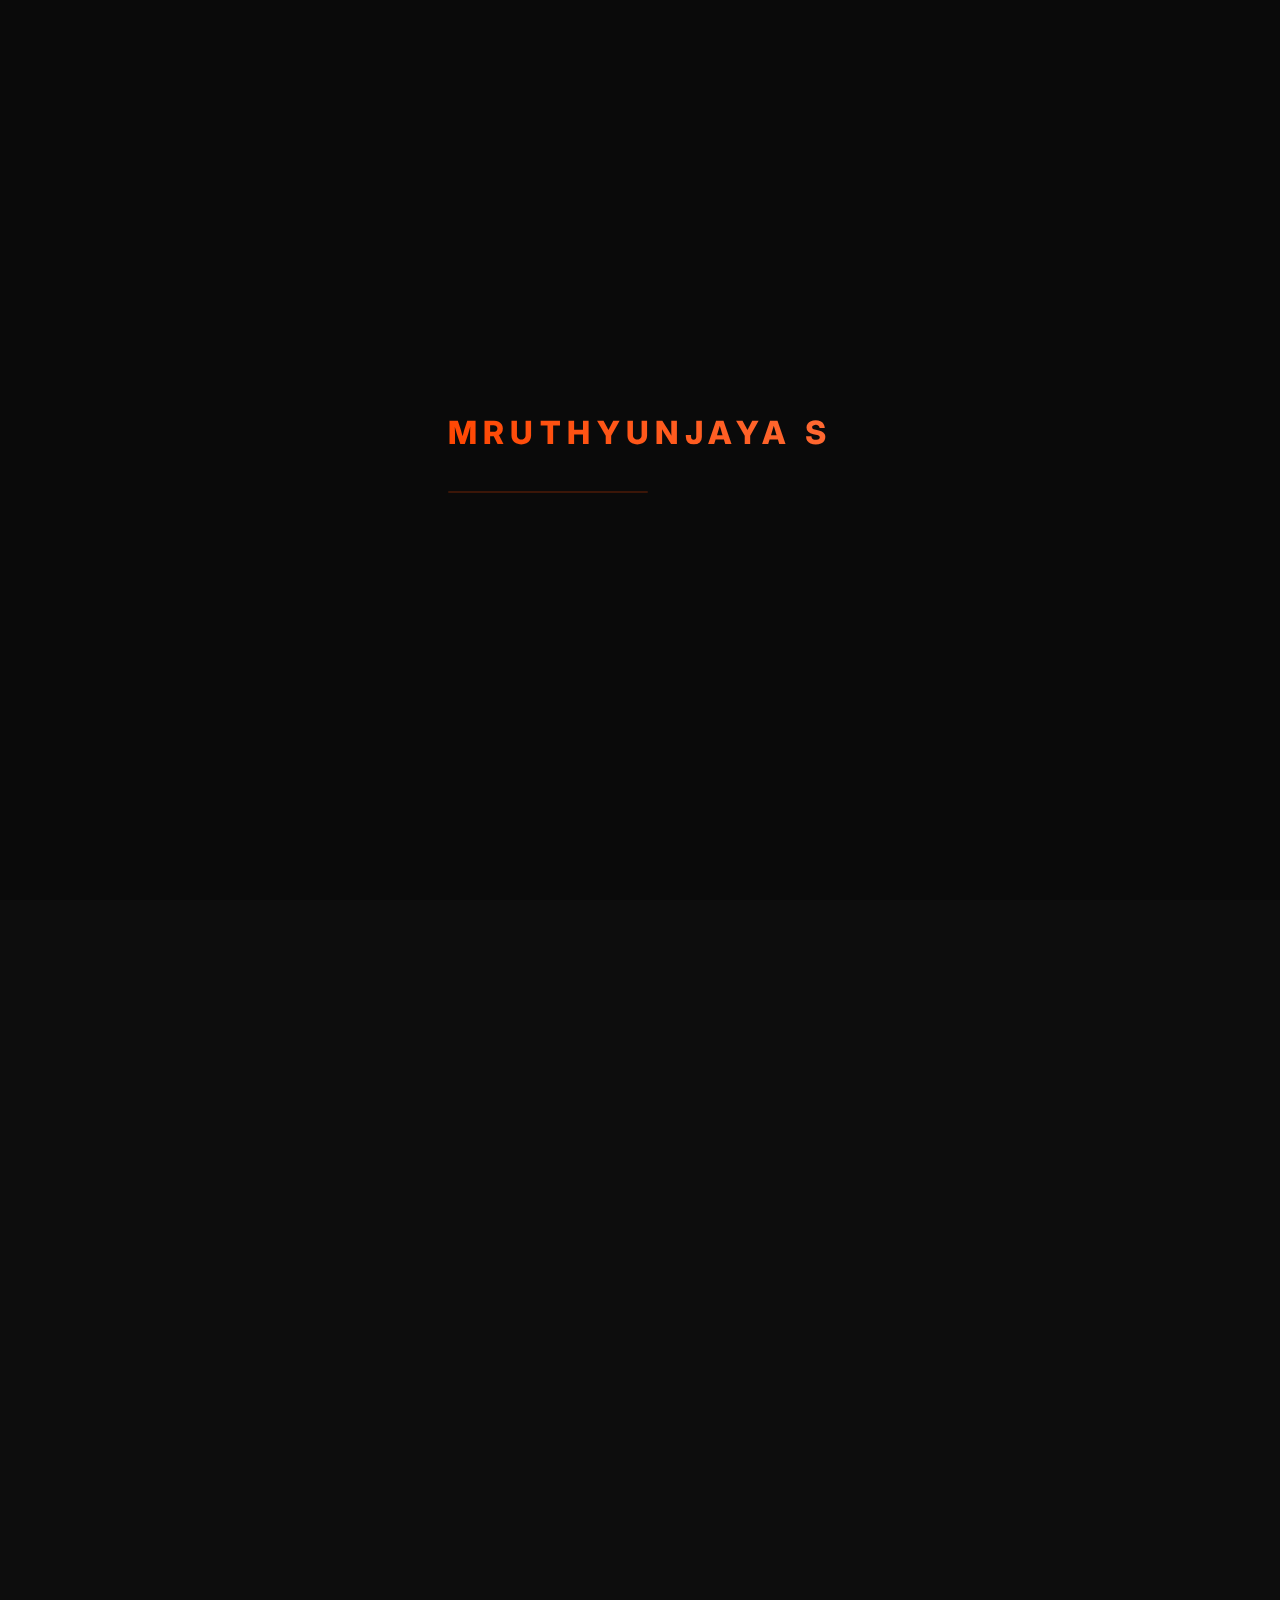
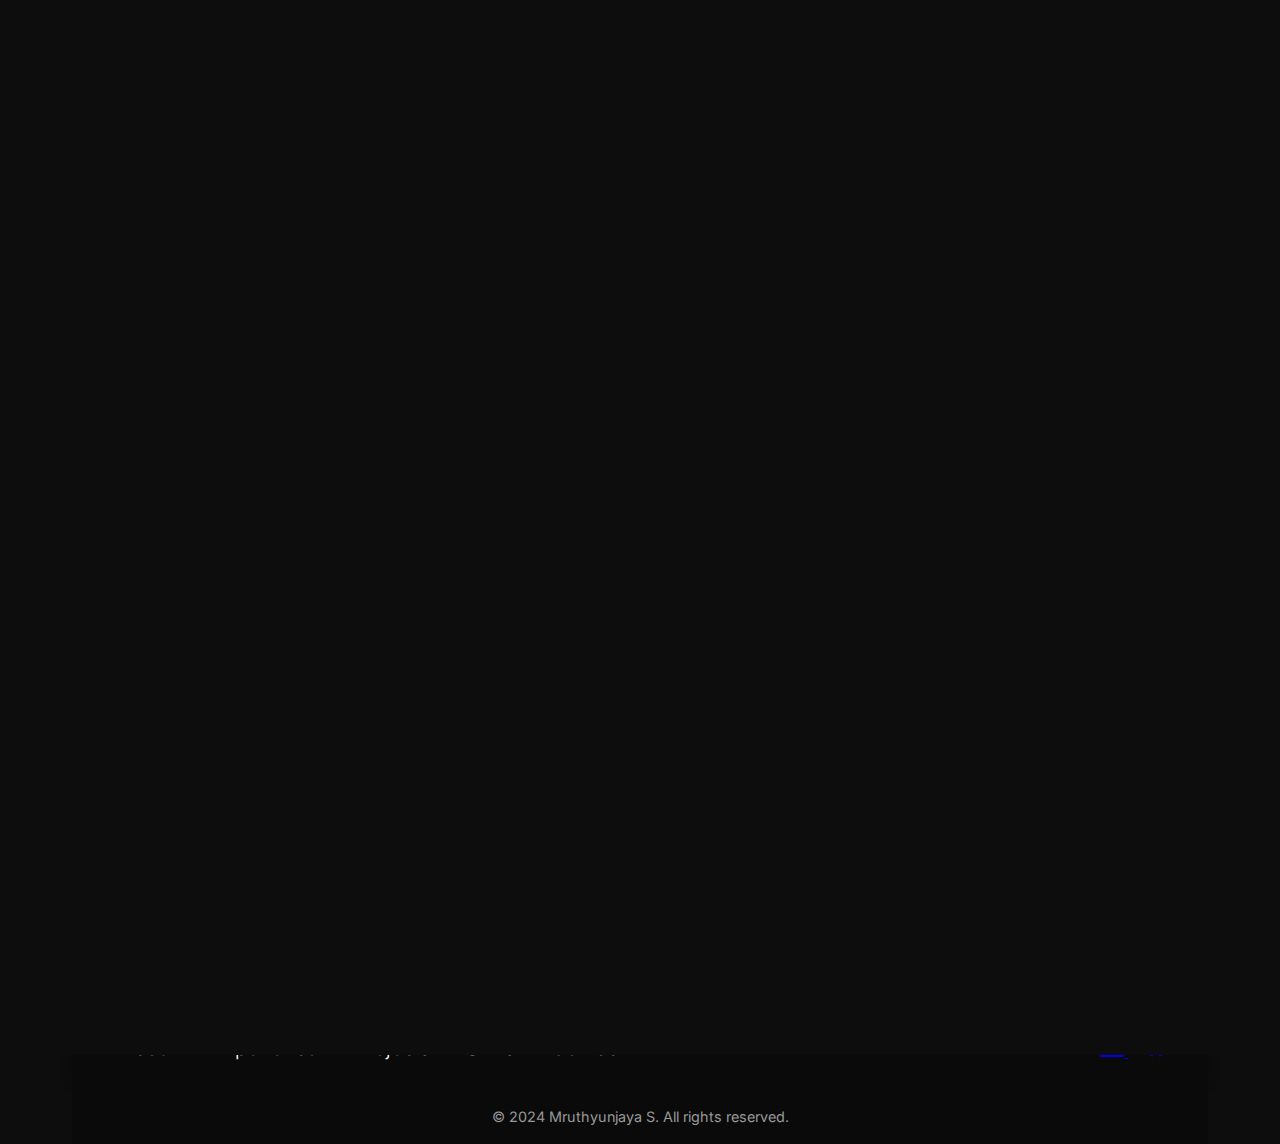
<file: index.html>
<!DOCTYPE html>
<html lang="en">
<head>
    <meta charset="UTF-8">
    <meta name="viewport" content="width=device-width, initial-scale=1.0">
    <title>Mruthyunjaya S - Portfolio</title>
    <meta name="description" content="Portfolio of Mruthyunjaya S - AI & ML Student, UI/UX Designer, and Full Stack Developer">
    <link rel="stylesheet" href="style.css">
    <link rel="preconnect" href="https://fonts.googleapis.com">
    <link rel="preconnect" href="https://fonts.gstatic.com" crossorigin>
    <link href="https://fonts.googleapis.com/css2?family=Inter:wght@300;400;500;600;700;800;900&display=swap" rel="stylesheet">
    <link rel="icon" href="assets/images/logo.png" type="image/png">
</head>
<body>
    <!-- Loader -->
    <div id="loader" class="loader">
        <div class="loader-content">
            <div class="loader-text">MRUTHYUNJAYA S</div>
            <div class="loader-progress"></div>
        </div>
    </div>

    <!-- Custom Cursor -->
    <div id="cursor" class="cursor"></div>
    <div id="cursor-follower" class="cursor-follower"></div>

    <!-- Navigation -->
    <nav class="nav" id="nav">
        <div class="nav-container">
            <a href="#hero" class="nav-logo"><img src="assets/images/logo.png" alt="Mruthyunjaya S Logo" class="logo-img"></a>
            <ul class="nav-menu">
                <li><a href="#about" class="nav-link">About</a></li>
                <li><a href="#experience" class="nav-link">Experience</a></li>
                <li><a href="#projects" class="nav-link">Projects</a></li>
                <li><a href="#skills" class="nav-link">Skills</a></li>
                <li><a href="#contact" class="nav-link">Contact</a></li>
            </ul>
            <button class="nav-toggle" id="nav-toggle" aria-label="Toggle navigation">
                <span></span>
                <span></span>
                <span></span>
            </button>
        </div>
    </nav>

    <!-- Hero Section -->
    <section id="hero" class="hero">
        <div class="hero-background">
            <div class="gradient-orb orb-1"></div>
            <div class="gradient-orb orb-2"></div>
        </div>
        <div class="hero-container">
            <div class="hero-content">
                <h1 class="hero-title">
                        <span class="hero-name">
                            <span class="greeting">Hello I'm</span> 
                            <span class="my-name">MRUTHYUNJAYA S</span>
                        </span>
                </h1>
                <p class="hero-tagline">
                    Designing visually stunning and intuitive digital experiences blending aesthetics with functionality.
                </p>
                <div class="hero-buttons">
                    <button class="btn btn-primary" data-scroll="projects">View Projects</button>
                    <button class="btn btn-secondary" data-scroll="contact">Get in Touch</button>
                </div>
            </div>
        </div>
    </section>

    <!-- About Section -->
    <section id="about" class="about section">
        <div class="container">
            <h2 class="section-title">About Me</h2>
            <div class="about-content">
                <div class="about-image">
                    <div class="profile-placeholder">
                        <img src="assets/images/Profile.png" alt="Mruthyunjaya S" class="profile-img">
                    </div>
                </div>
                <div class="about-text">
                    <p class="about-bio">
                        B.E. AI & ML student at Global Academy of Technology (CGPA 9.3, 2022–2026), passionate about UI/UX design and artificial intelligence. I blend creativity with technical expertise to create meaningful digital experiences.
                    </p>
                    <div class="education">
                        <h3>Education</h3>
                        <div class="education-timeline">
                            <div class="timeline-item">
                                <div class="timeline-date">2022 – 2026</div>
                                <div class="timeline-content">
                                    <h4>B.E. Artificial Intelligence & Machine Learning</h4>
                                    <p>Global Academy of Technology</p>
                                    <span class="grade">CGPA: 9.3</span>
                                </div>
                            </div>
                            <div class="timeline-item">
                                <div class="timeline-date">2020 – 2022</div>
                                <div class="timeline-content">
                                    <h4>Pre-University (PCMB)</h4>
                                    <p>Sri Chaitanya PU College</p>
                                    <span class="grade">89%</span>
                                </div>
                            </div>
                        </div>
                    </div>
                </div>
            </div>
        </div>
    </section>

    <!-- Experience Section -->
    <section id="experience" class="experience section">
        <div class="container">
            <h2 class="section-title">Experience</h2>
            <div class="experience-content">
                <div class="experience-item">
                    <div class="experience-header">
                        <h3>Data Science Intern</h3>
                        <span class="experience-company">Brainovision Solutions</span>
                        <span class="experience-date">Feb – Apr 2024</span>
                    </div>
                    <div class="experience-description">
                        <ul>
                            <li>Worked extensively with Python, NumPy, Pandas, and Seaborn for data analysis</li>
                            <li>Performed feature engineering and data cleaning on large datasets</li>
                            <li>Conducted exploratory data analysis to derive meaningful insights</li>
                        </ul>
                    </div>
                </div>
            </div>
        </div>
    </section>

    <!-- Projects Section -->
    <section id="projects" class="projects section">
        <div class="container">
            <h2 class="section-title">Featured Projects</h2>
            <div class="projects-grid">
                <div class="project-card" data-project="raktaseva">
                    <div class="project-image">
                        <img src="assets/images/Raktaseva/Raktaseva Banner.png" alt="Raktaseva Banner" class="project-banner">
                    </div>
                    <div class="project-content">
                        <h3>Raktaseva</h3>
                        <p>Blood Donation Platform</p>
                        <div class="project-tech">
                            <span>React.js</span>
                            <span>Flask</span>
                            <span>Node.js</span>
                            <span>MySQL</span>
                        </div>
                    </div>
                </div>

                <div class="project-card" data-project="farmconnect">
                    <div class="project-image">
                        <img src="assets/images/Farm Connect/Farm Connect Banner.png" alt="Farm Connect Banner" class="project-banner">
                    </div>
                    <div class="project-content">
                        <h3>Farm Connect</h3>
                        <p>PHP E-Commerce Store</p>
                        <div class="project-tech">
                            <span>PHP</span>
                            <span>MySQL</span>
                            <span>PayPal API</span>
                        </div>
                    </div>
                </div>

                <div class="project-card" data-project="mediswitch">
                    <div class="project-image">
                        <img src="assets/images/MediSwitch/MediSwitch Banner.png" alt="MediSwitch Banner" class="project-banner">
                    </div>
                    <div class="project-content">
                        <h3>MediSwitch</h3>
                        <p>Alternative Medicine Recommendation System</p>
                        <div class="project-tech">
                            <span>Flask</span>
                            <span>Sklearn</span>
                            <span>Botpress</span>
                        </div>
                    </div>
                </div>

                <div class="project-card" data-project="pedestrian">
                    <div class="project-image">
                        <img src="assets/images/Pedestrian Detection/Pedestrian Detection Banner.png" alt="Pedestrian Detection Banner" class="project-banner">
                    </div>
                    <div class="project-content">
                        <h3>Pedestrian Detection</h3>
                        <p>Android App with AI Detection</p>
                        <div class="project-tech">
                            <span>YOLOv8</span>
                            <span>TensorFlow Lite</span>
                            <span>OpenCV</span>
                        </div>
                    </div>
                </div>
            </div>
        </div>
    </section>

    <!-- Skills Section -->
    <section id="skills" class="skills section">
        <div class="container">
            <h2 class="section-title">Skills & Expertise</h2>
            <div class="skills-content">
                <div class="skills-category">
                    <h3>Technical Skills</h3>
                    <div class="skills-list">
                        <span class="skill-tag">UI/UX Design</span>
                        <span class="skill-tag">HTML</span>
                        <span class="skill-tag">CSS</span>
                        <span class="skill-tag">React</span>
                        <span class="skill-tag">C</span>
                        <span class="skill-tag">Python</span>
                        <span class="skill-tag">Machine Learning</span>
                        <span class="skill-tag">Deep Learning</span>
                        <span class="skill-tag">TensorFlow</span>
                        <span class="skill-tag">OpenCV</span>
                        <span class="skill-tag">NumPy</span>
                    </div>
                </div>
                <div class="skills-category">
                    <h3>Soft Skills</h3>
                    <div class="skills-list">
                        <span class="skill-tag">Teamwork</span>
                        <span class="skill-tag">Communication</span>
                        <span class="skill-tag">Leadership</span>
                        <span class="skill-tag">Critical Thinking</span>
                    </div>
                </div>
            </div>
        </div>
    </section>

    <!-- Achievements Section -->
    <section id="achievements" class="achievements section">
        <div class="container">
            <h2 class="section-title">Achievements</h2>
            <div class="achievements-grid">
                <div class="achievement-item">
                    <div class="achievement-image">
                        <img src="assets/images/3rd Place.png" alt="3rd Place" class="achievement-img">
                    </div>
                    <h3>3rd Place</h3>
                    <p>Full Stack Hackathon (Raktaseva)</p>
                </div>
                <div class="achievement-item">
                    <div class="achievement-image">
                        <img src="assets/images/Winner x2.png" alt="Winner x2" class="achievement-img">
                    </div>
                    <h3>Winner x2</h3>
                    <p>Sketching Competitions</p>
                </div>
                <div class="achievement-item">
                    <div class="achievement-image">
                        <img src="assets/images/Finalist.png" alt="Finalist" class="achievement-img">
                    </div>
                    <h3>Finalist</h3>
                    <p>Technovate Case Competition</p>
                </div>
                <div class="achievement-item">
                    <div class="achievement-image">
                        <img src="assets/images/Core Committee.png" alt="Core Committee" class="achievement-img">
                    </div>
                    <h3>Core Committee</h3>
                    <p>VTU Youth Fest 2025</p>
                </div>
                <div class="achievement-item">
                    <div class="achievement-image">
                        <img src="assets/images/Core Member.png" alt="Core Member" class="achievement-img">
                    </div>
                    <h3>Core Member</h3>
                    <p>GCC GAT Coding Club</p>
                </div>
                <div class="achievement-item">
                    <div class="achievement-image">
                        <img src="assets/images/Creative Head.png" alt="Creative Head" class="achievement-img">
                    </div>
                    <h3>Creative Head</h3>
                    <p>Code Breaker Hackathon</p>
                </div>
            </div>
        </div>
    </section>

    <!-- Certifications Section -->
    <section id="certifications" class="certifications section">
        <div class="container">
            <h2 class="section-title">Certifications</h2>
            <div class="certifications-content">
                <div class="cert-category">
                    <h3>Programming & Development</h3>
                    <ul>
                        <li>Java Certification</li>
                        <li>Django Framework</li>
                        <li>Git Version Control</li>
                        <li>DevOps Fundamentals</li>
                    </ul>
                </div>
                <div class="cert-category">
                    <h3>Cloud & Analytics</h3>
                    <ul>
                        <li>Microsoft Azure Essentials</li>
                        <li>Microsoft Azure Fundamentals</li>
                        <li>Power BI Analytics</li>
                    </ul>
                </div>
            </div>
        </div>
    </section>

    <!-- Contact Section -->
    <section id="contact" class="contact section">
        <div class="container">
            <h2 class="section-title">Get In Touch</h2>
            <div class="contact-content">
                <div class="contact-info">
                    <div class="contact-item">
                        <div class="contact-icon">📧</div>
                        <div class="contact-details">
                            <h3>Email</h3>
                            <a href="mailto:s.mruthyunjaya05@gmail.com">s.mruthyunjaya05@gmail.com</a>
                        </div>
                    </div>
                    <div class="contact-item">
                        <div class="contact-icon">📱</div>
                        <div class="contact-details">
                            <h3>Phone</h3>
                            <a href="tel:+916362994682">+91 6362994682</a>
                        </div>
                    </div>
                    <div class="contact-item">
                        <div class="contact-icon">💼</div>
                        <div class="contact-details">
                            <h3>LinkedIn</h3>
                            <a href="https://www.linkedin.com/in/mruthyunjaya-s-259222215" target="_blank" rel="noopener noreferrer">Connect with me</a>
                        </div>
                    </div>
                    <div class="contact-item">
                        <div class="contact-icon">💻</div>
                        <div class="contact-details">
                            <h3>GitHub</h3>
                            <a href="https://github.com/smruthyunjaya05" target="_blank" rel="noopener noreferrer">View my code</a>
                        </div>
                    </div>
                </div>
            </div>
        </div>
    </section>

    <!-- Footer -->
    <footer class="footer">
        <div class="container">
            <div class="footer-content">
                <div class="footer-nav">
                    <a href="#about">About</a>
                    <a href="#experience">Experience</a>
                    <a href="#projects">Projects</a>
                    <a href="#skills">Skills</a>
                    <a href="#contact">Contact</a>
                </div>
                <div class="footer-social">
                    <a href="https://www.linkedin.com/in/mruthyunjaya-s-259222215" target="_blank" rel="noopener noreferrer" aria-label="LinkedIn">
                        <svg width="24" height="24" viewBox="0 0 24 24" fill="currentColor">
                            <path d="M20.447 20.452h-3.554v-5.569c0-1.328-.027-3.037-1.852-3.037-1.853 0-2.136 1.445-2.136 2.939v5.667H9.351V9h3.414v1.561h.046c.477-.9 1.637-1.85 3.37-1.85 3.601 0 4.267 2.37 4.267 5.455v6.286zM5.337 7.433c-1.144 0-2.063-.926-2.063-2.065 0-1.138.92-2.063 2.063-2.063 1.14 0 2.064.925 2.064 2.063 0 1.139-.925 2.065-2.064 2.065zm1.782 13.019H3.555V9h3.564v11.452zM22.225 0H1.771C.792 0 0 .774 0 1.729v20.542C0 23.227.792 24 1.771 24h20.451C23.2 24 24 23.227 24 22.271V1.729C24 .774 23.2 0 22.222 0h.003z"/>
                        </svg>
                    </a>
                    <a href="https://github.com/smruthyunjaya05" target="_blank" rel="noopener noreferrer" aria-label="GitHub">
                        <svg width="24" height="24" viewBox="0 0 24 24" fill="currentColor">
                            <path d="M12 0c-6.626 0-12 5.373-12 12 0 5.302 3.438 9.8 8.207 11.387.599.111.793-.261.793-.577v-2.234c-3.338.726-4.033-1.416-4.033-1.416-.546-1.387-1.333-1.756-1.333-1.756-1.089-.745.083-.729.083-.729 1.205.084 1.839 1.237 1.839 1.237 1.07 1.834 2.807 1.304 3.492.997.107-.775.418-1.305.762-1.604-2.665-.305-5.467-1.334-5.467-5.931 0-1.311.469-2.381 1.236-3.221-.124-.303-.535-1.524.117-3.176 0 0 1.008-.322 3.301 1.23.957-.266 1.983-.399 3.003-.404 1.02.005 2.047.138 3.006.404 2.291-1.552 3.297-1.23 3.297-1.23.653 1.653.242 2.874.118 3.176.77.84 1.235 1.911 1.235 3.221 0 4.609-2.807 5.624-5.479 5.921.43.372.823 1.102.823 2.222v3.293c0 .319.192.694.801.576 4.765-1.589 8.199-6.086 8.199-11.386 0-6.627-5.373-12-12-12z"/>
                        </svg>
                    </a>
                </div>
            </div>
            <div class="footer-bottom">
                <p>&copy; 2024 Mruthyunjaya S. All rights reserved.</p>
            </div>
        </div>
    </footer>

    <!-- Project Modals -->
    <div id="project-modal" class="modal">
        <div class="modal-content">
            <button class="modal-close" aria-label="Close modal">&times;</button>
            <div class="modal-body">
                <!-- Content will be dynamically inserted -->
            </div>
        </div>
    </div>

    <script src="main.js"></script>
</body>
</html>
</file>
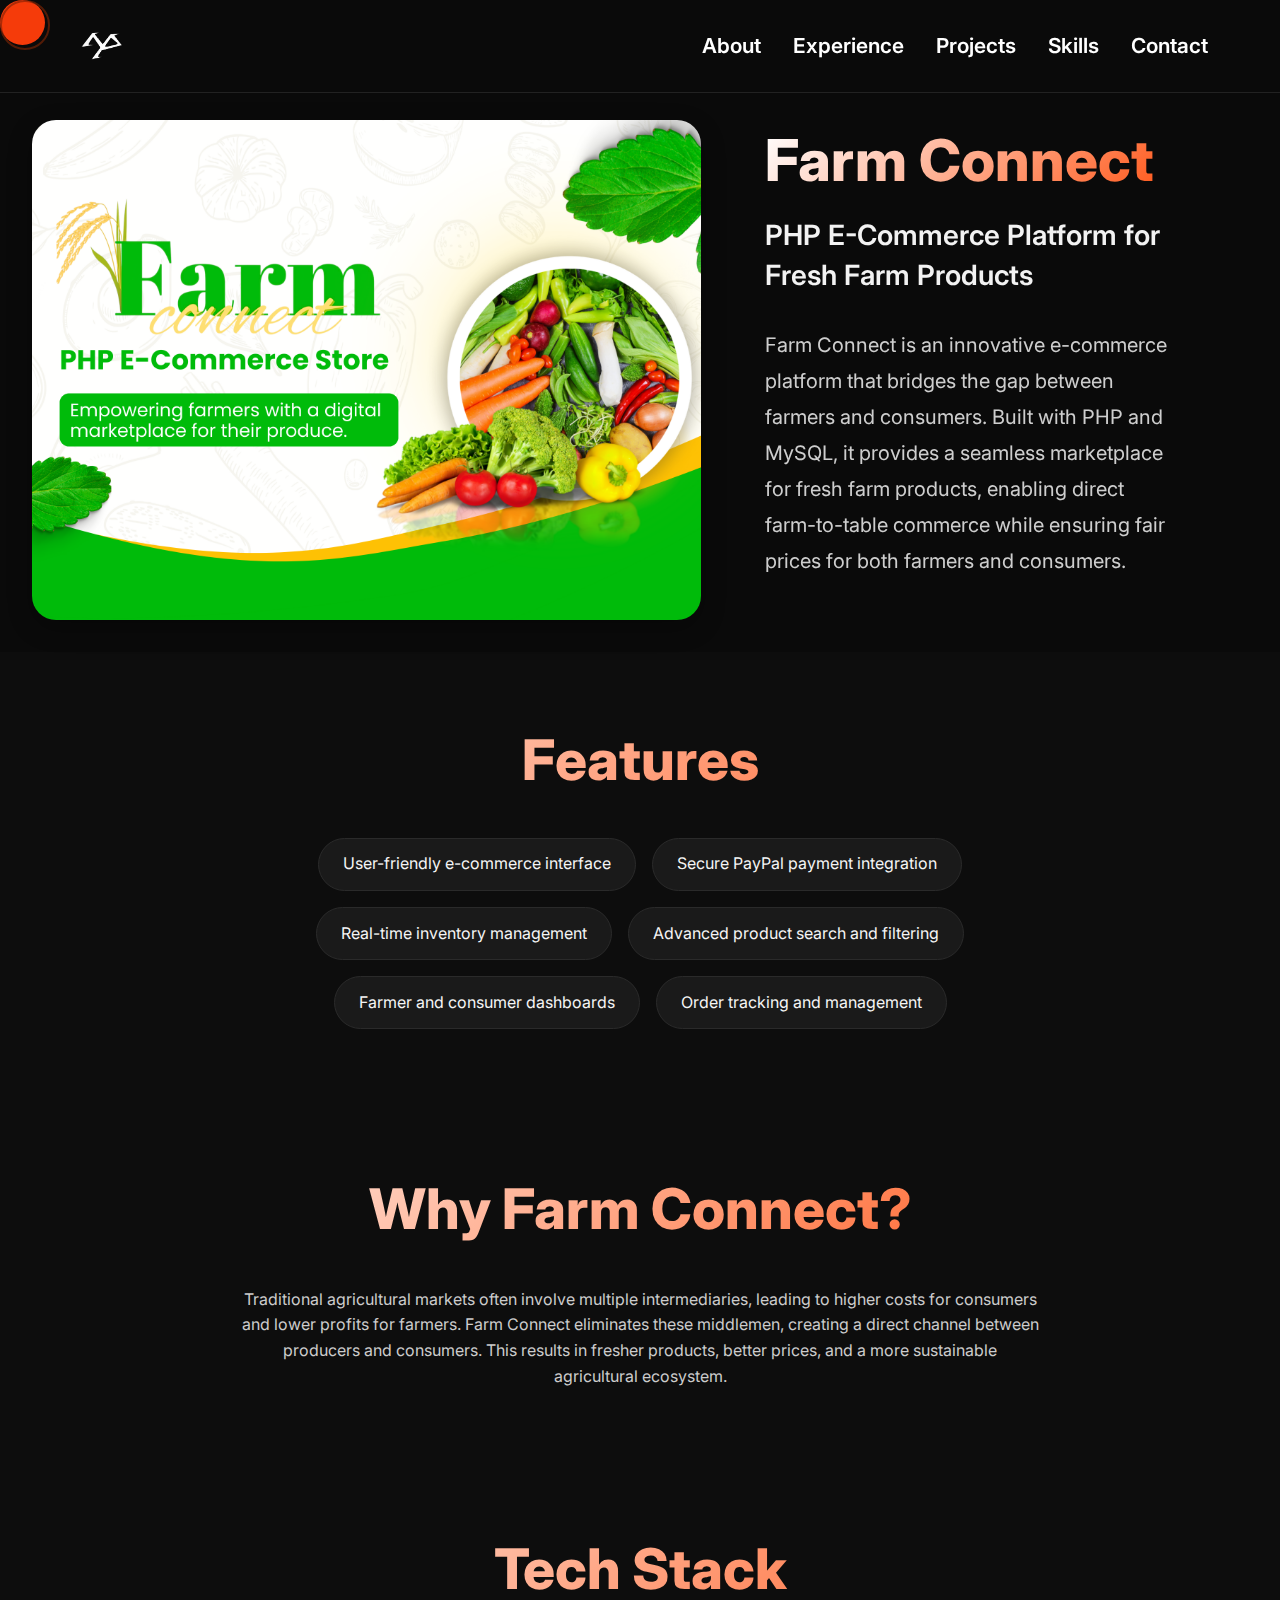
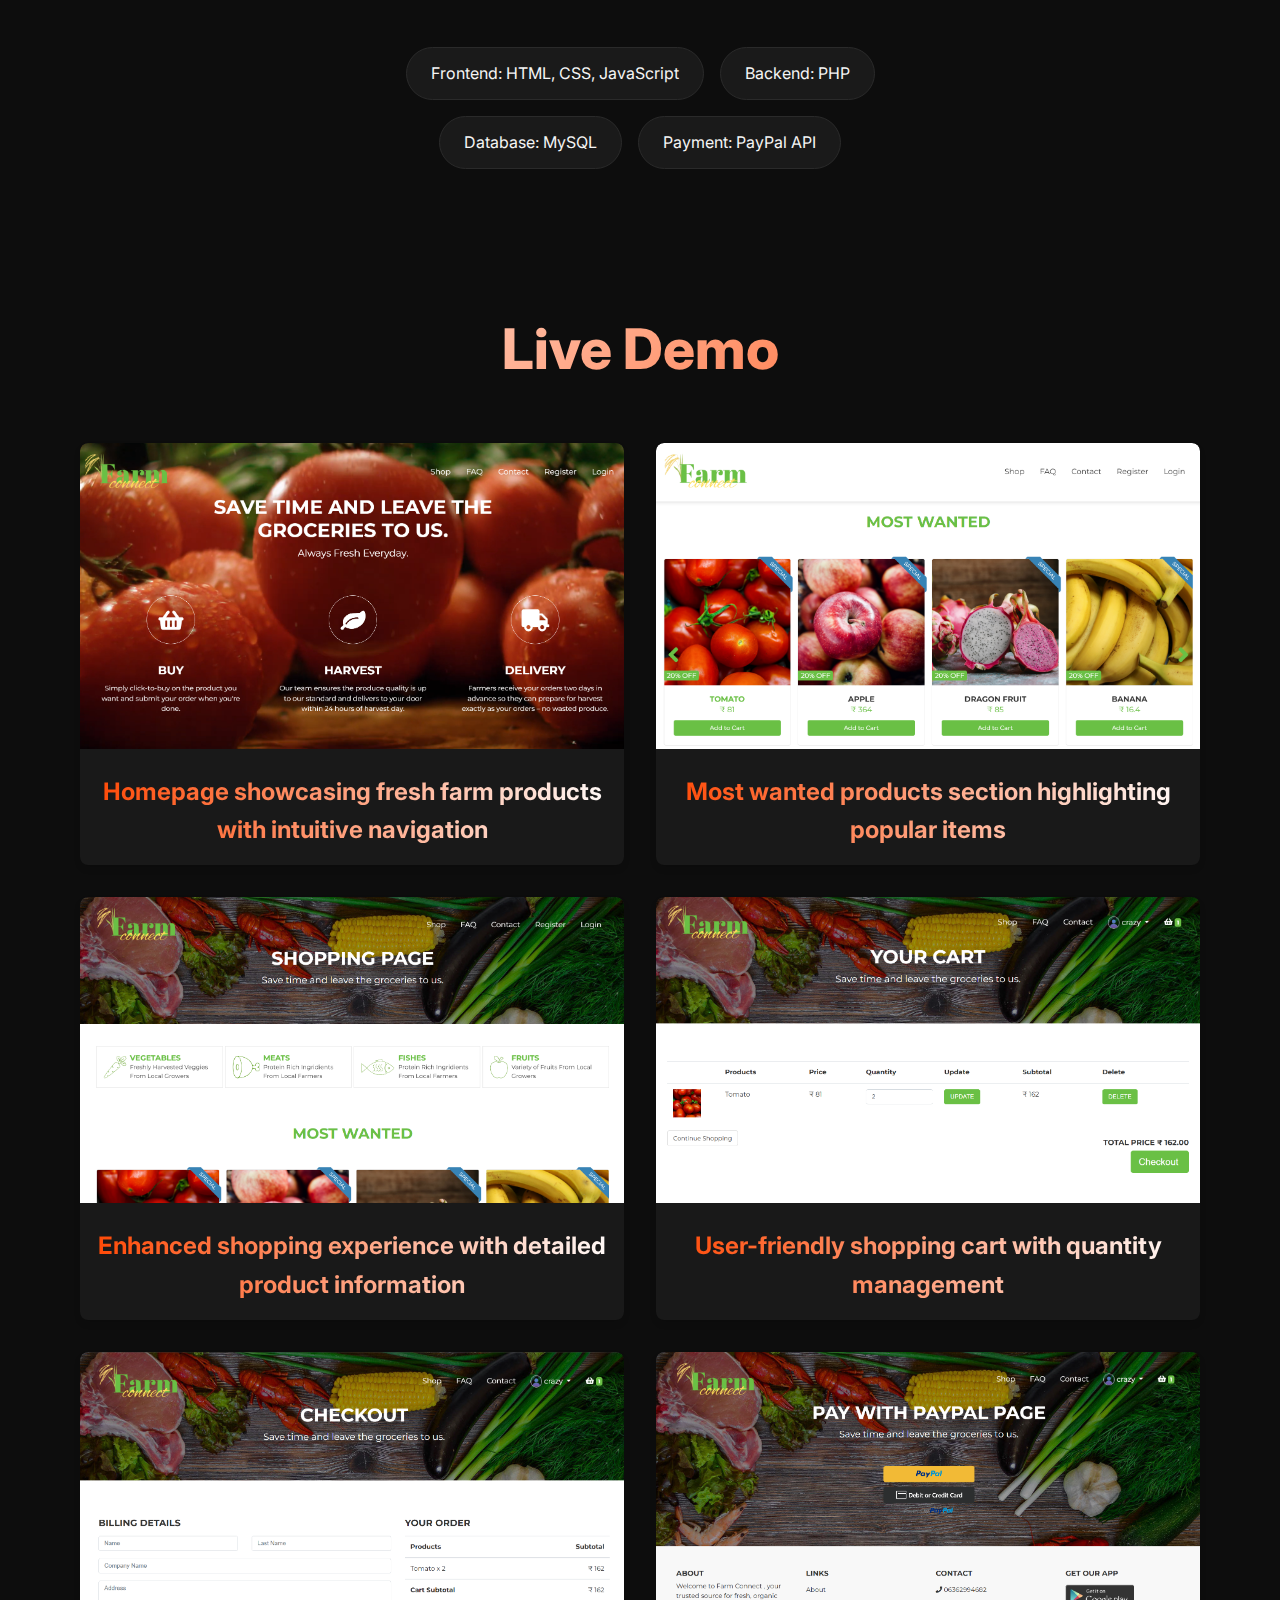
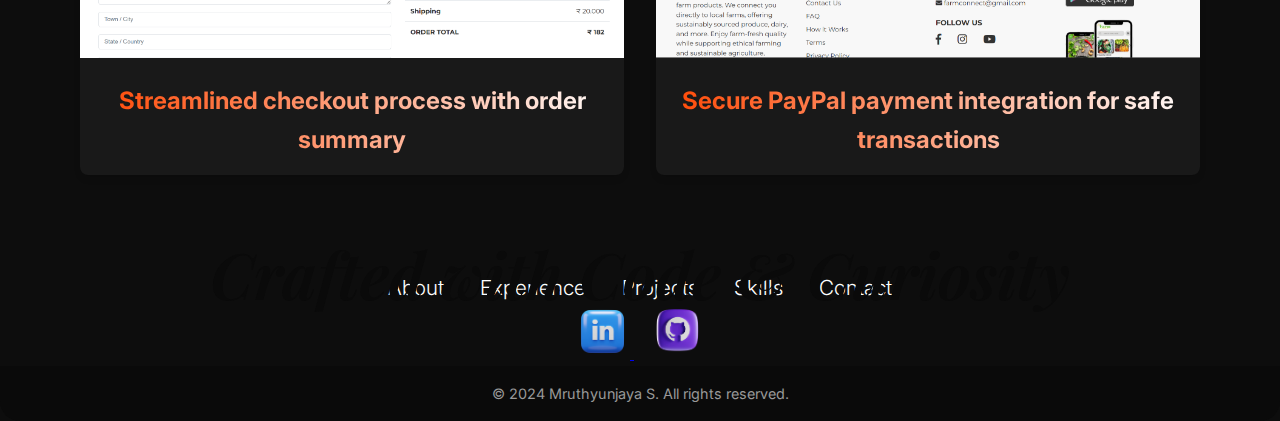
<file: farmconnect.html>
<!DOCTYPE html>
<html lang="en">
<head>
  <meta charset="UTF-8">
  <meta name="viewport" content="width=device-width, initial-scale=1.0">
  <title>Farm Connect - PHP E-Commerce Store</title>
  <link rel="stylesheet" href="style.css">
  <link rel="preconnect" href="https://fonts.googleapis.com">
  <link rel="preconnect" href="https://fonts.gstatic.com" crossorigin>
  <link href="https://fonts.googleapis.com/css2?family=Inter:wght@300;400;500;600;700;800;900&display=swap" rel="stylesheet">
  <link rel="icon" href="assets/images/logo.png" type="image/png">
</head>
<body>
   <div id="cursor" class="cursor"></div>
    <div id="cursor-follower" class="cursor-follower"></div>

    <!-- Navigation -->
    <nav class="nav" id="nav">
        <div class="nav-container">
            <a href="index.html" class="nav-logo"><img src="assets/images/icons/logo.png" alt="Mruthyunjaya S Logo" class="logo-img"></a>
            <ul class="nav-menu">
                <li><a href="index.html#about" class="nav-link">About</a></li>
                <li><a href="index.html#experience" class="nav-link">Experience</a></li>
                <li><a href="index.html#projects" class="nav-link">Projects</a></li>
                <li><a href="index.html#skills" class="nav-link">Skills</a></li>
                <li><a href="index.html#contact" class="nav-link">Contact</a></li>
            </ul>
            <button class="nav-toggle" id="nav-toggle" aria-label="Toggle navigation">
                <span></span>
                <span></span>
                <span></span>
            </button>
        </div>
    </nav>

    <!-- Project Header -->
    <header id="villain" class="villain1">
      <div class="villain-container1">
        <div class="villain-banner1">
          <img src="assets/images/Farm Connect/Farm connect banner 1.png" alt="Farm Connect Banner">
        </div>
        <div class="villain-content1">
          <h1 class="project-title1">Farm Connect</h1>
          <h2 class="villain-subtitle1">PHP E-Commerce Platform for Fresh Farm Products</h2>
          <p class="villain-description1">
            Farm Connect is an innovative e-commerce platform that bridges the gap between farmers and consumers. 
            Built with PHP and MySQL, it provides a seamless marketplace for fresh farm products, 
            enabling direct farm-to-table commerce while ensuring fair prices for both farmers and consumers.
          </p>
        </div>
      </div>
    </header>

    <!-- Features -->
    <section id="features" class="features1">
      <h1 class="section-title1">Features</h1>
      <ul class="features-list1">
        <li>User-friendly e-commerce interface</li>
        <li>Secure PayPal payment integration</li>
        <li>Real-time inventory management</li>
        <li>Advanced product search and filtering</li>
        <li>Farmer and consumer dashboards</li>
        <li>Order tracking and management</li>
      </ul>
    </section>

    <!-- Value Proposition -->
    <section id="value" class="value1">
      <h1 class="section-title1">Why Farm Connect?</h1>
      <p class="value-text1">
        Traditional agricultural markets often involve multiple intermediaries, leading to higher costs for consumers 
        and lower profits for farmers. Farm Connect eliminates these middlemen, creating a direct channel between 
        producers and consumers. This results in fresher products, better prices, and a more sustainable 
        agricultural ecosystem.
      </p>
    </section>

    <!-- Tech Stack -->
    <section id="tech" class="tech1">
      <h1 class="section-title1">Tech Stack</h1>
      <ul class="tech-list1">
        <li>Frontend: HTML, CSS, JavaScript</li>
        <li>Backend: PHP</li>
        <li>Database: MySQL</li>
        <li>Payment: PayPal API</li>
      </ul>
    </section>

    <!-- Live Demo -->
    <section id="demo" class="demo1">
      <h1 class="section-title1">Live Demo</h1>
      <div class="demo-gallery1">
        <div class="gallery-row">
            <div class="gallery-item two-col">
                <img src="assets/images/Farm Connect/home.png" alt="Farm Connect Homepage">
                <p class="demo-description">Homepage showcasing fresh farm products with intuitive navigation</p>
            </div>
            <div class="gallery-item two-col">
                <img src="assets/images/Farm Connect/most wanted.png" alt="Most Wanted Products">
                <p class="demo-description">Most wanted products section highlighting popular items</p>
            </div>
            <div class="gallery-item two-col">
                <img src="assets/images/Farm Connect/shopping.png" alt="Shopping Experience">
                <p class="demo-description">Enhanced shopping experience with detailed product information</p>
            </div>
            <div class="gallery-item two-col">
                <img src="assets/images/Farm Connect/cart.png" alt="Shopping Cart">
                <p class="demo-description">User-friendly shopping cart with quantity management</p>
            </div>
            <div class="gallery-item two-col">
                <img src="assets/images/Farm Connect/checkout.png" alt="Checkout Process">
                <p class="demo-description">Streamlined checkout process with order summary</p>
            </div>
            <div class="gallery-item two-col">
                <img src="assets/images/Farm Connect/paypal.png" alt="PayPal Integration">
                <p class="demo-description">Secure PayPal payment integration for safe transactions</p>
            </div>
        </div>
      </div>
    </section>

    <!-- Footer -->
<footer class="footer">
    <div class="footer-container">
        <p class="footer-tagline">Crafted with Code &amp; Curiosity</p>
        <div class="footer-nav">
             <a href="index.html#about">About</a>
             <a href="index.html#experience">Experience</a>
             <a href="index.html#projects">Projects</a>
             <a href="index.html#skills">Skills</a>
             <a href="index.html#contact">Contact</a>
        </div>
        <div class="footer-social">
             <a href="https://www.linkedin.com/in/mruthyunjaya-s-259222215" target="_blank" rel="noopener noreferrer" aria-label="LinkedIn">
                 <img src="assets/images/icons/linkedin.png" alt="LinkedIn" class="footer-social-icon">
             </a>
             <a href="https://github.com/smruthyunjaya05" target="_blank" rel="noopener noreferrer" aria-label="GitHub">
                 <img src="assets/images/icons/github.png" alt="GitHub" class="footer-social-icon">
             </a>
        </div>
        <div class="footer-bottom">
        <p>&copy; 2024 Mruthyunjaya S. All rights reserved.</p>
    </div>
    </footer>

    <script src="main.js"></script>
</body>
</html>
</file>
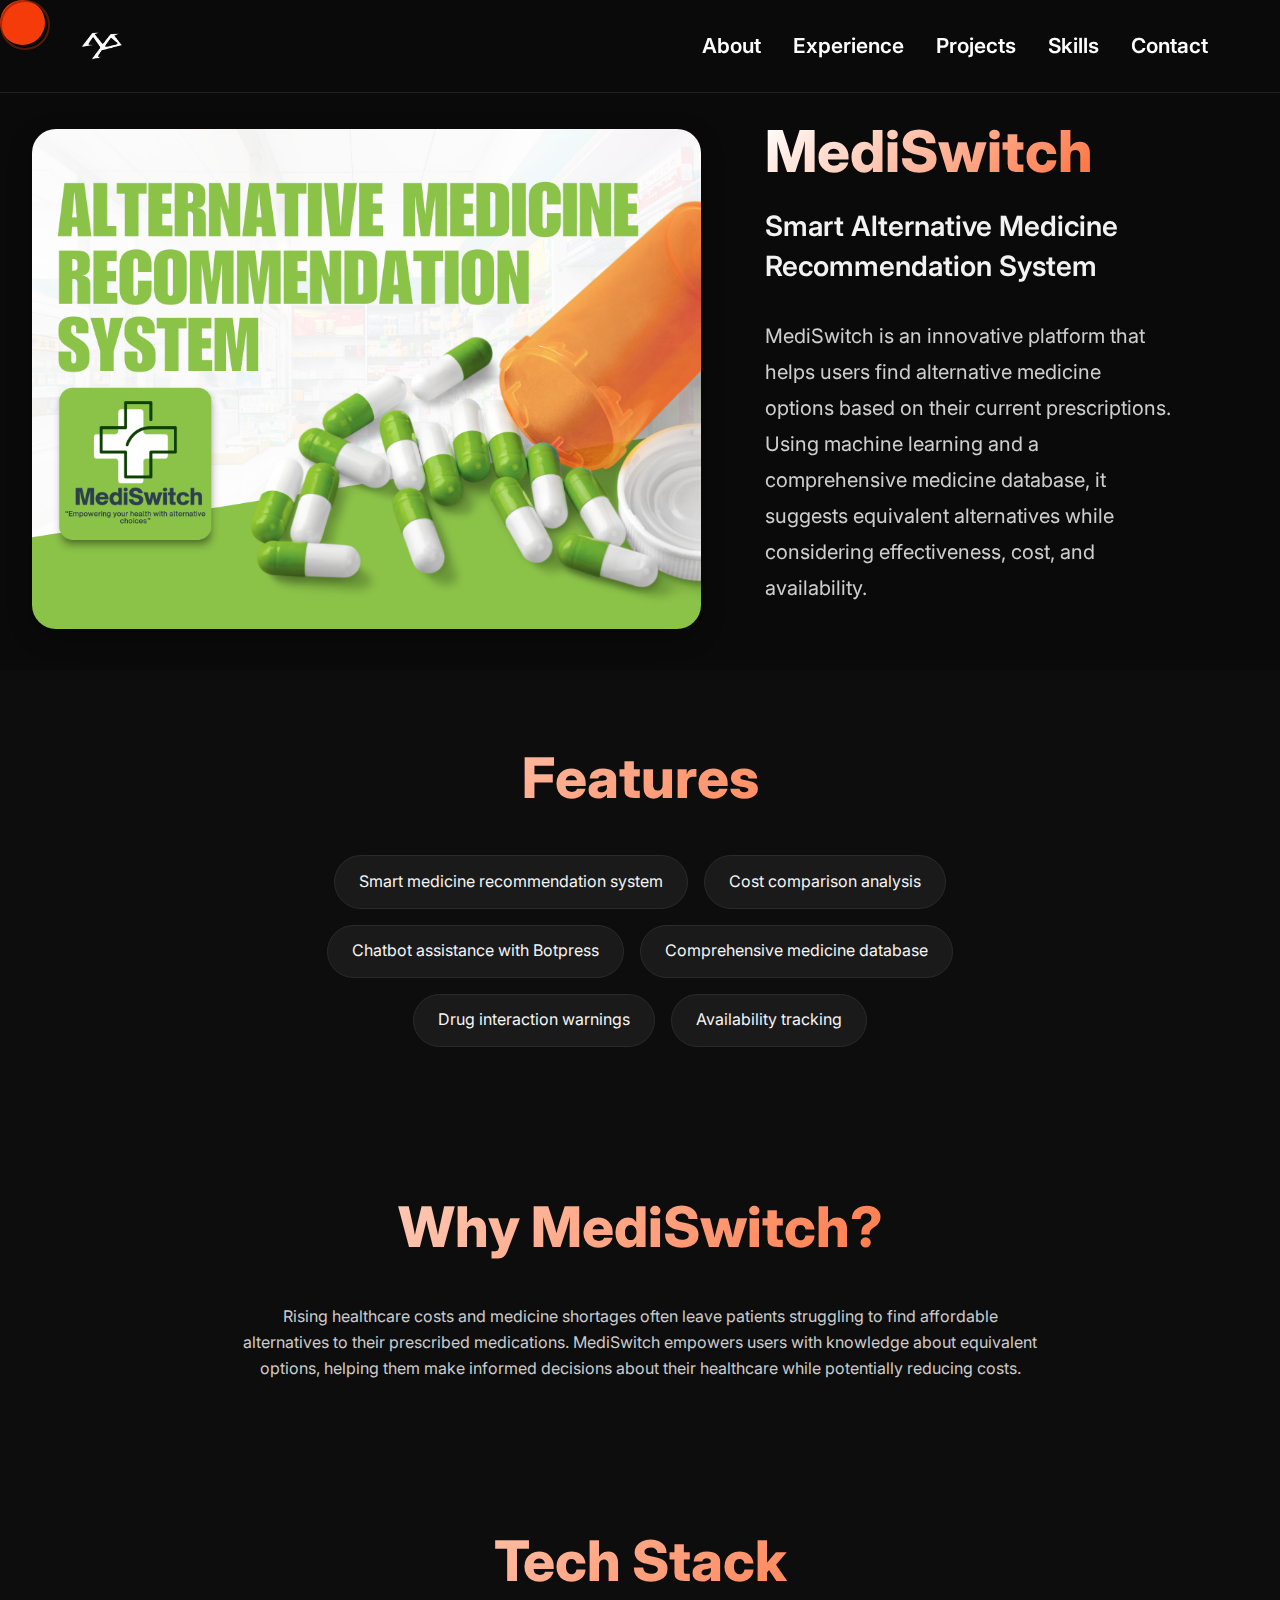
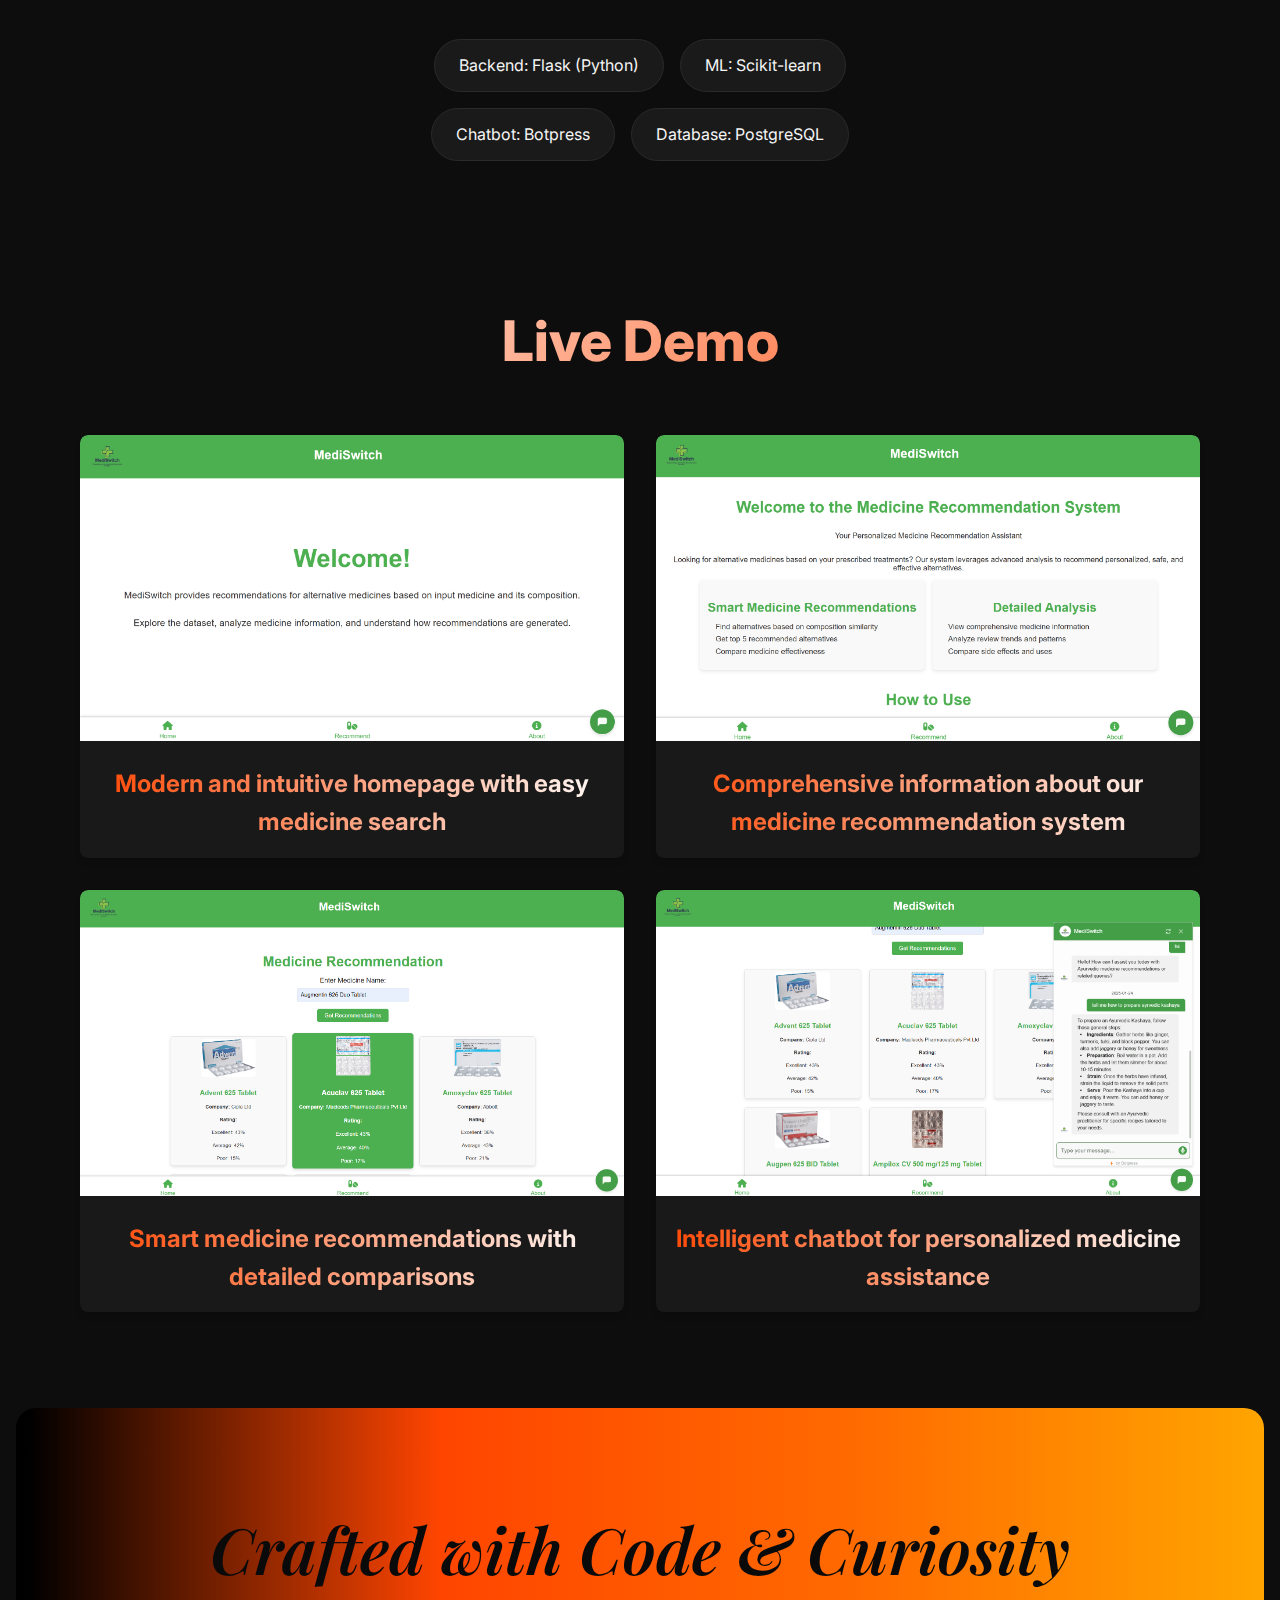
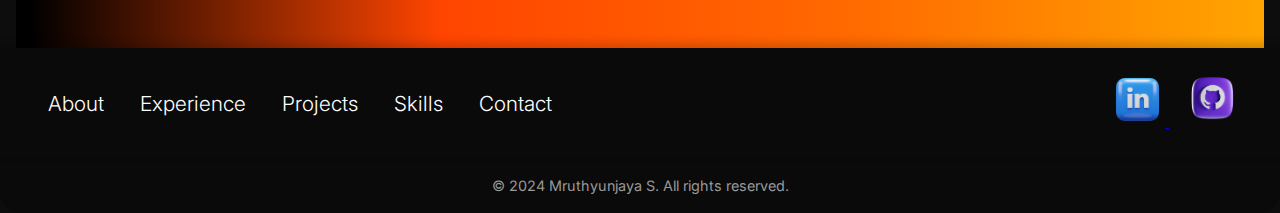
<file: mediswitch.html>
<!DOCTYPE html>
<html lang="en">
<head>
  <meta charset="UTF-8">
  <meta name="viewport" content="width=device-width, initial-scale=1.0">
  <title>MediSwitch - Alternative Medicine Recommendation System</title>
  <link rel="stylesheet" href="style.css">
  <link rel="preconnect" href="https://fonts.googleapis.com">
  <link rel="preconnect" href="https://fonts.gstatic.com" crossorigin>
  <link href="https://fonts.googleapis.com/css2?family=Inter:wght@300;400;500;600;700;800;900&display=swap" rel="stylesheet">
  <link rel="icon" href="assets/images/logo.png" type="image/png">
</head>
<body>
   <div id="cursor" class="cursor"></div>
    <div id="cursor-follower" class="cursor-follower"></div>

    <!-- Navigation -->
    <nav class="nav" id="nav">
        <div class="nav-container">
            <a href="index.html" class="nav-logo"><img src="assets/images/icons/logo.png" alt="Mruthyunjaya S Logo" class="logo-img"></a>
            <ul class="nav-menu">
                <li><a href="index.html#about" class="nav-link">About</a></li>
                <li><a href="index.html#experience" class="nav-link">Experience</a></li>
                <li><a href="index.html#projects" class="nav-link">Projects</a></li>
                <li><a href="index.html#skills" class="nav-link">Skills</a></li>
                <li><a href="index.html#contact" class="nav-link">Contact</a></li>
            </ul>
            <button class="nav-toggle" id="nav-toggle" aria-label="Toggle navigation">
                <span></span>
                <span></span>
                <span></span>
            </button>
        </div>
    </nav>

    <!-- Project Header -->
    <header id="villain" class="villain1">
      <div class="villain-container1">
        <div class="villain-banner1">
          <img src="assets/images/MediSwitch/MediSwitch Banner 1.png" alt="MediSwitch Banner">
        </div>
        <div class="villain-content1">
          <h1 class="project-title1">MediSwitch</h1>
          <h2 class="villain-subtitle1">Smart Alternative Medicine Recommendation System</h2>
          <p class="villain-description1">
            MediSwitch is an innovative platform that helps users find alternative medicine options 
            based on their current prescriptions. Using machine learning and a comprehensive medicine database, 
            it suggests equivalent alternatives while considering effectiveness, cost, and availability.
          </p>
        </div>
      </div>
    </header>

    <!-- Features -->
    <section id="features" class="features1">
      <h1 class="section-title1">Features</h1>
      <ul class="features-list1">
        <li>Smart medicine recommendation system</li>
        <li>Cost comparison analysis</li>
        <li>Chatbot assistance with Botpress</li>
        <li>Comprehensive medicine database</li>
        <li>Drug interaction warnings</li>
        <li>Availability tracking</li>
      </ul>
    </section>

    <!-- Value Proposition -->
    <section id="value" class="value1">
      <h1 class="section-title1">Why MediSwitch?</h1>
      <p class="value-text1">
        Rising healthcare costs and medicine shortages often leave patients struggling to find affordable 
        alternatives to their prescribed medications. MediSwitch empowers users with knowledge about equivalent 
        options, helping them make informed decisions about their healthcare while potentially reducing costs.
      </p>
    </section>

    <!-- Tech Stack -->
    <section id="tech" class="tech1">
      <h1 class="section-title1">Tech Stack</h1>
      <ul class="tech-list1">
        <li>Backend: Flask (Python)</li>
        <li>ML: Scikit-learn</li>
        <li>Chatbot: Botpress</li>
        <li>Database: PostgreSQL</li>
      </ul>
    </section>

    <!-- Live Demo -->
    <section id="demo" class="demo1">
      <h1 class="section-title1">Live Demo</h1>
      <div class="demo-gallery1">
        <div class="gallery-row">
            <div class="gallery-item two-col">
                <img src="assets/images/MediSwitch/home.png" alt="MediSwitch Homepage">
                <p class="demo-description">Modern and intuitive homepage with easy medicine search</p>
            </div>
            <div class="gallery-item two-col">
                <img src="assets/images/MediSwitch/about.png" alt="About MediSwitch">
                <p class="demo-description">Comprehensive information about our medicine recommendation system</p>
            </div>
            <div class="gallery-item two-col">
                <img src="assets/images/MediSwitch/recommend.png" alt="Medicine Recommendations">
                <p class="demo-description">Smart medicine recommendations with detailed comparisons</p>
            </div>
            <div class="gallery-item two-col">
                <img src="assets/images/MediSwitch/chatbot.png" alt="AI Chatbot">
                <p class="demo-description">Intelligent chatbot for personalized medicine assistance</p>
            </div>
        </div>
      </div>
    </section>

    <!-- Footer -->
<footer class="footer">
    <div class="footer-container">
      <!-- Gradient Section -->
      <div class="footer-gradient">
        <p class="footer-tagline">Crafted with Code &amp; Curiosity</p>
      </div>
  
      <!-- Navigation + Social -->
      <div class="footer-content">
        <div class="footer-nav">
          <a href="index.html#about">About</a>
          <a href="index.html#experience">Experience</a>
          <a href="index.html#projects">Projects</a>
          <a href="index.html#skills">Skills</a>
          <a href="index.html#contact">Contact</a>
        </div>
  
        <div class="footer-social">
          <a href="https://www.linkedin.com/in/mruthyunjaya-s-259222215" target="_blank" rel="noopener noreferrer" aria-label="LinkedIn">
            <img src="assets/images/icons/linkedin.png" alt="LinkedIn" class="footer-social-icon">
          </a>
          <a href="https://github.com/smruthyunjaya05" target="_blank" rel="noopener noreferrer" aria-label="GitHub">
            <img src="assets/images/icons/github.png" alt="GitHub" class="footer-social-icon">
          </a>
        </div>
      </div>
      <div class="footer-bottom">
        <p>&copy; 2024 Mruthyunjaya S. All rights reserved.</p>
      </div>
    </div>
    </footer>

    <script src="main.js"></script>
</body>
</html>
</file>
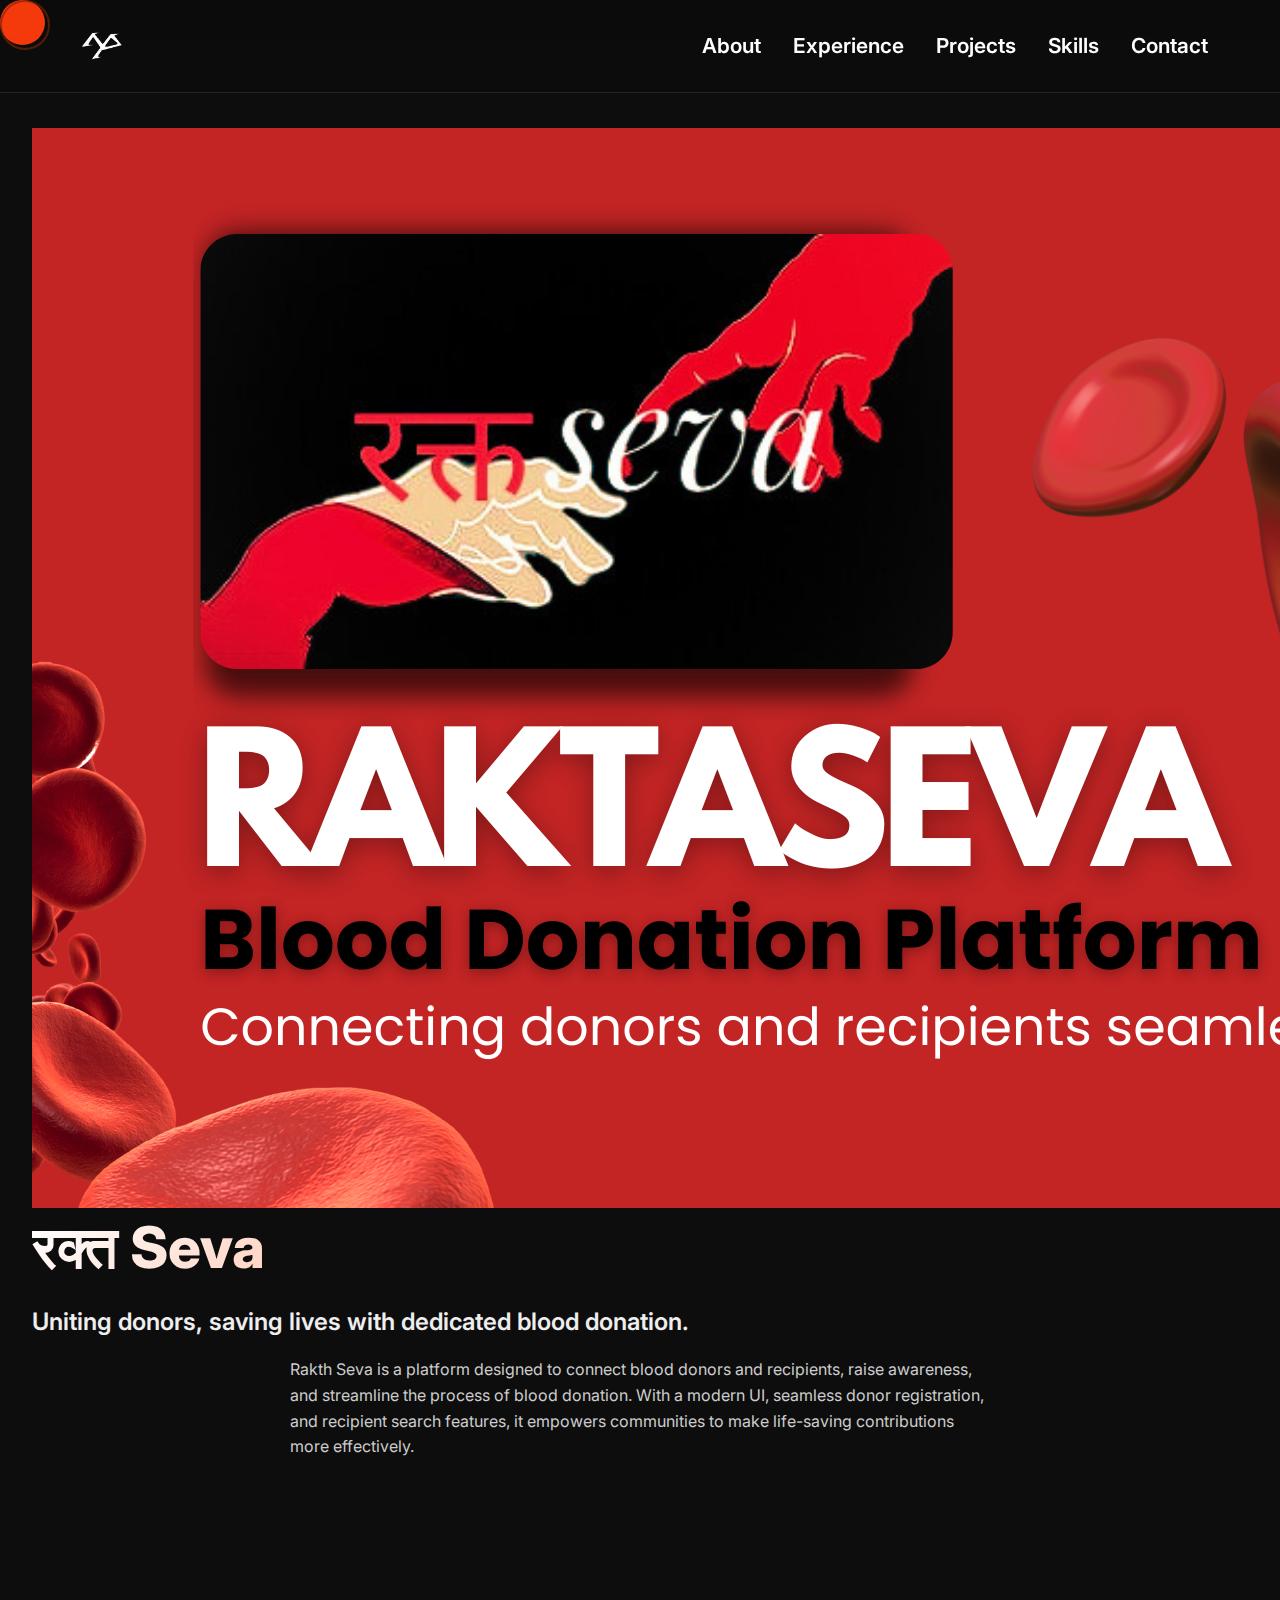
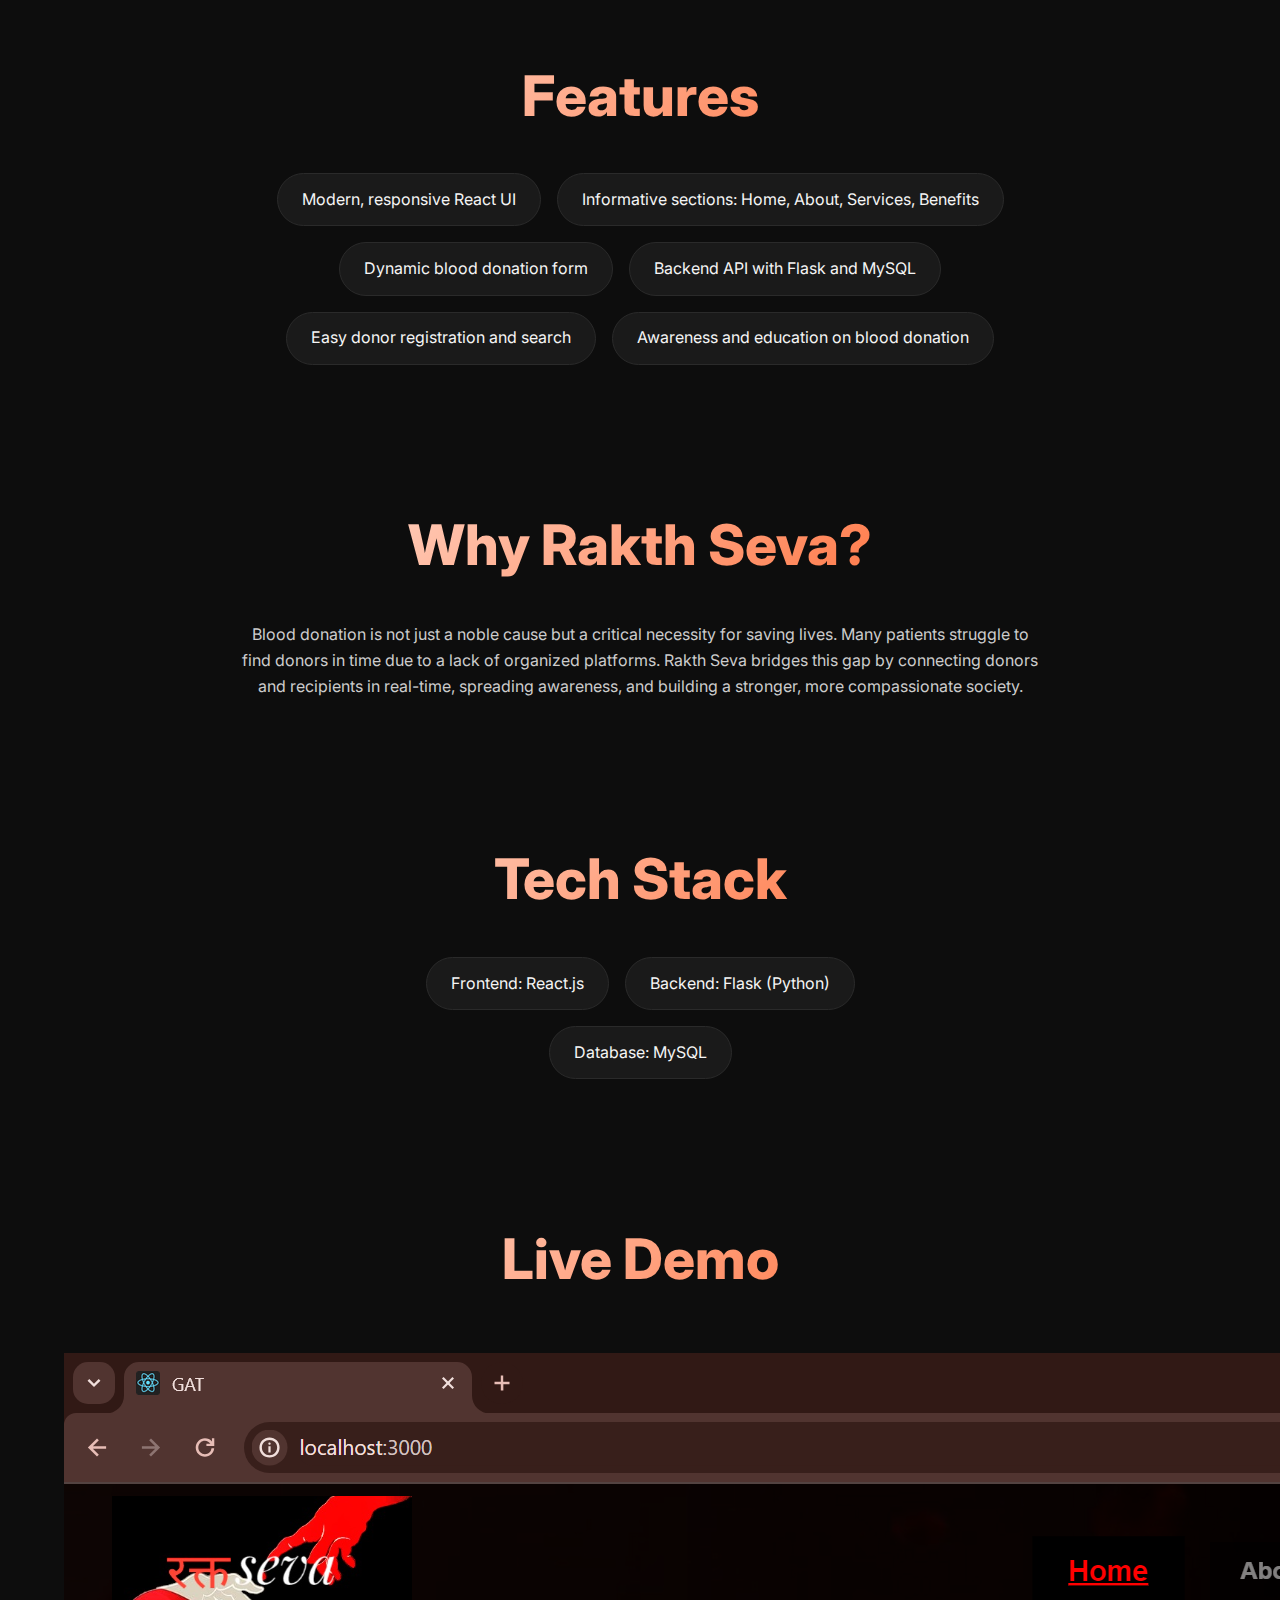
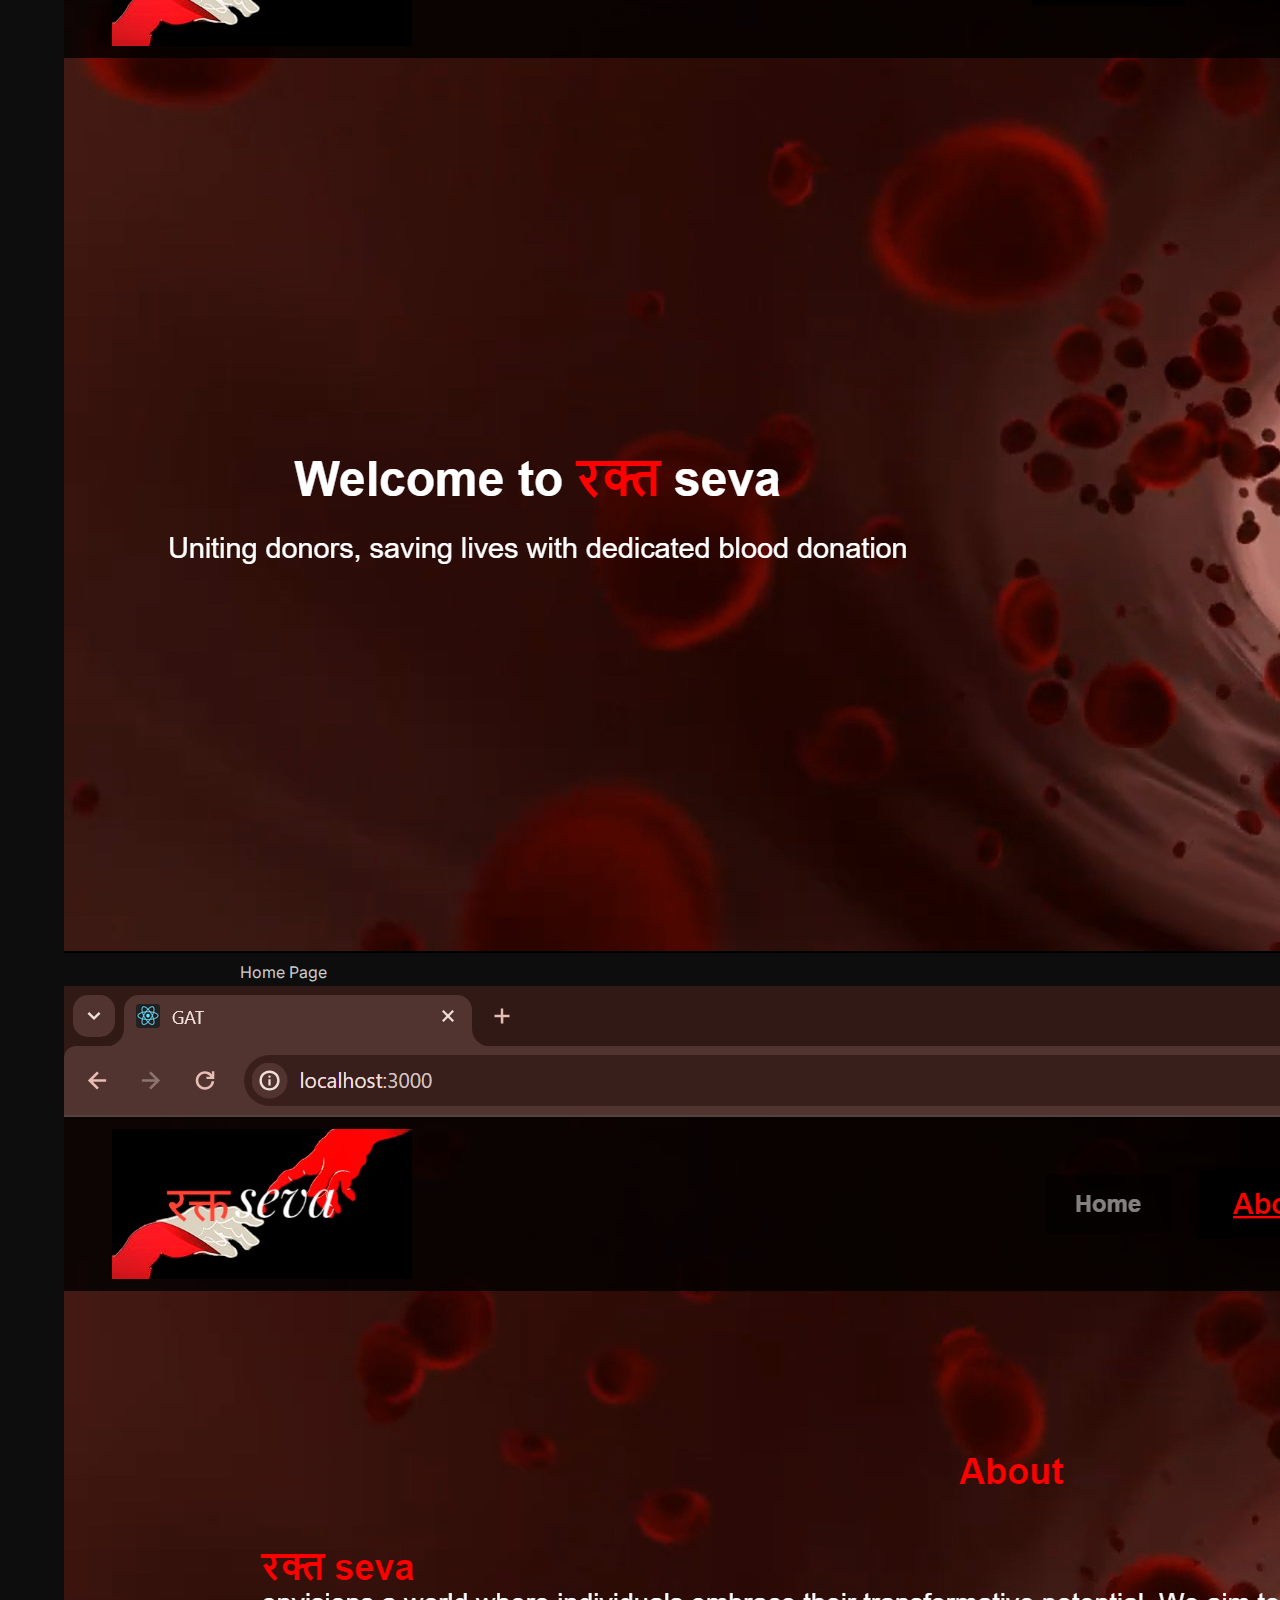
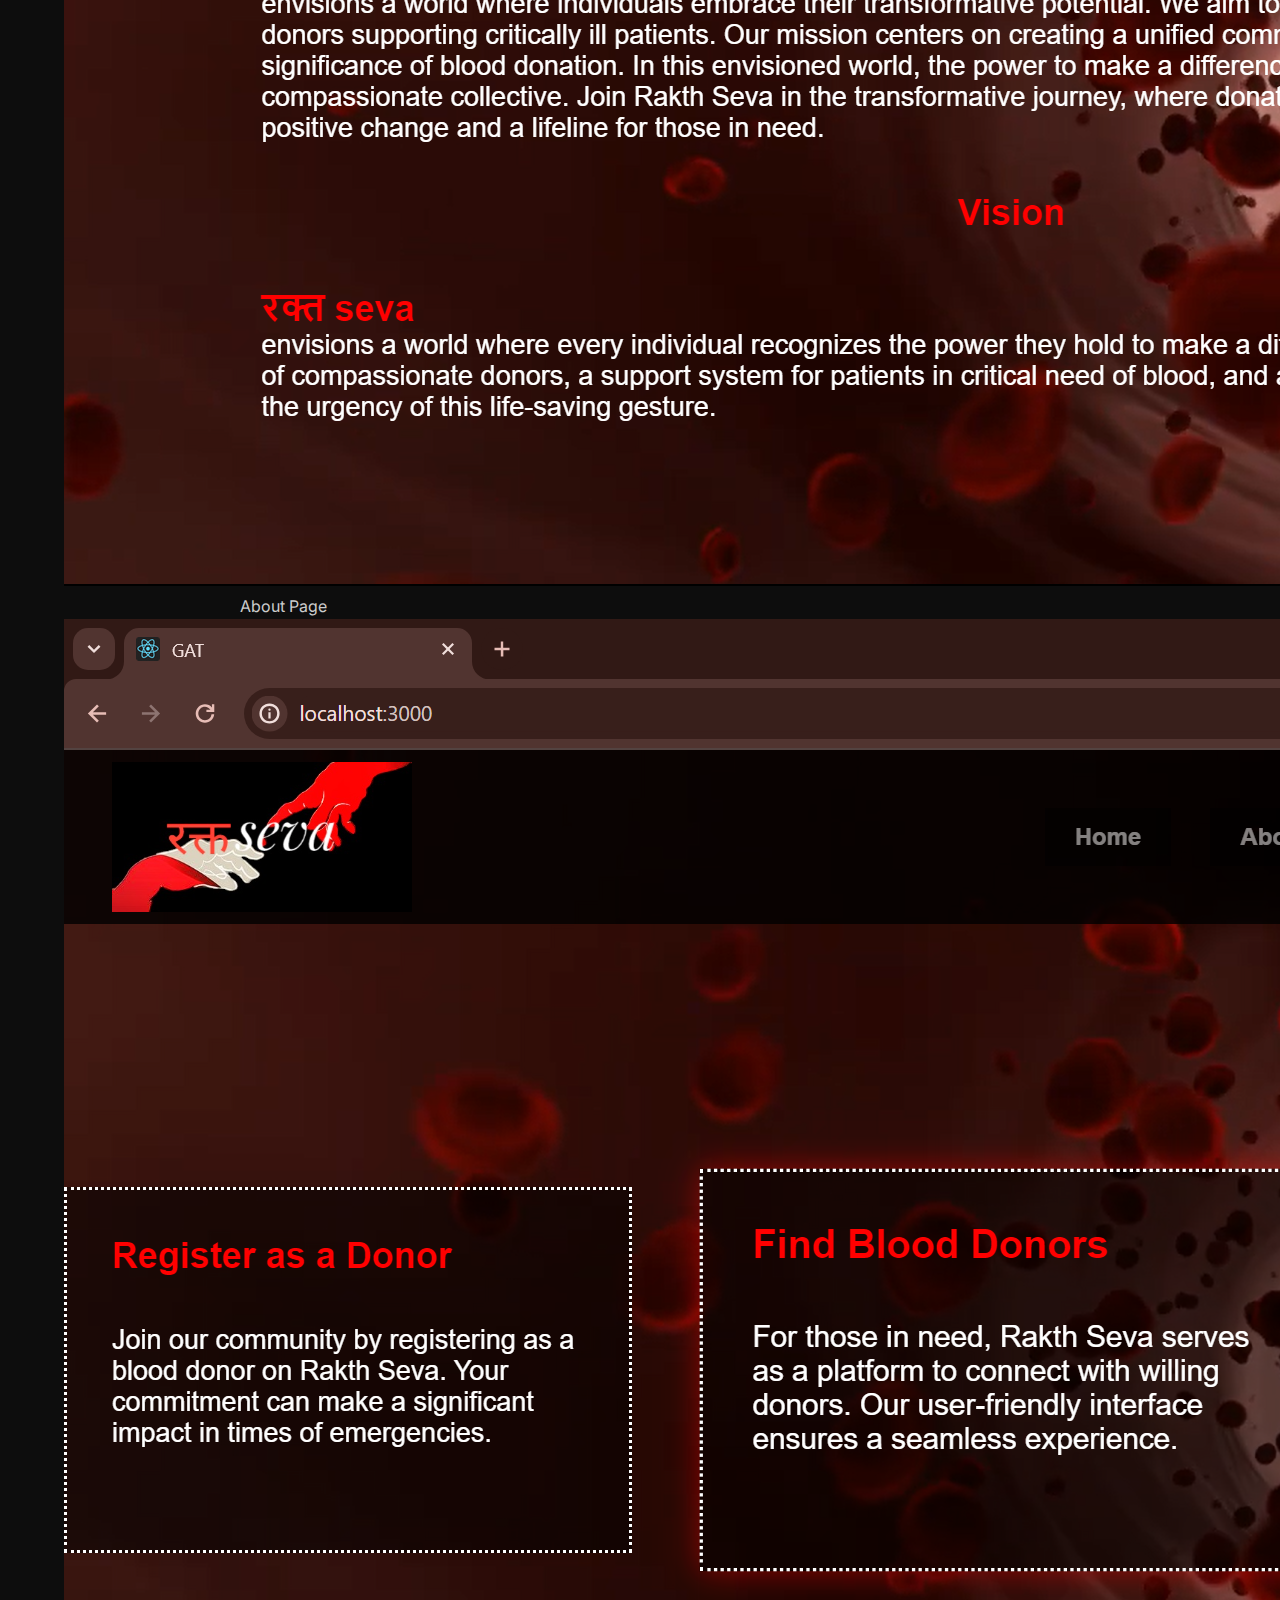
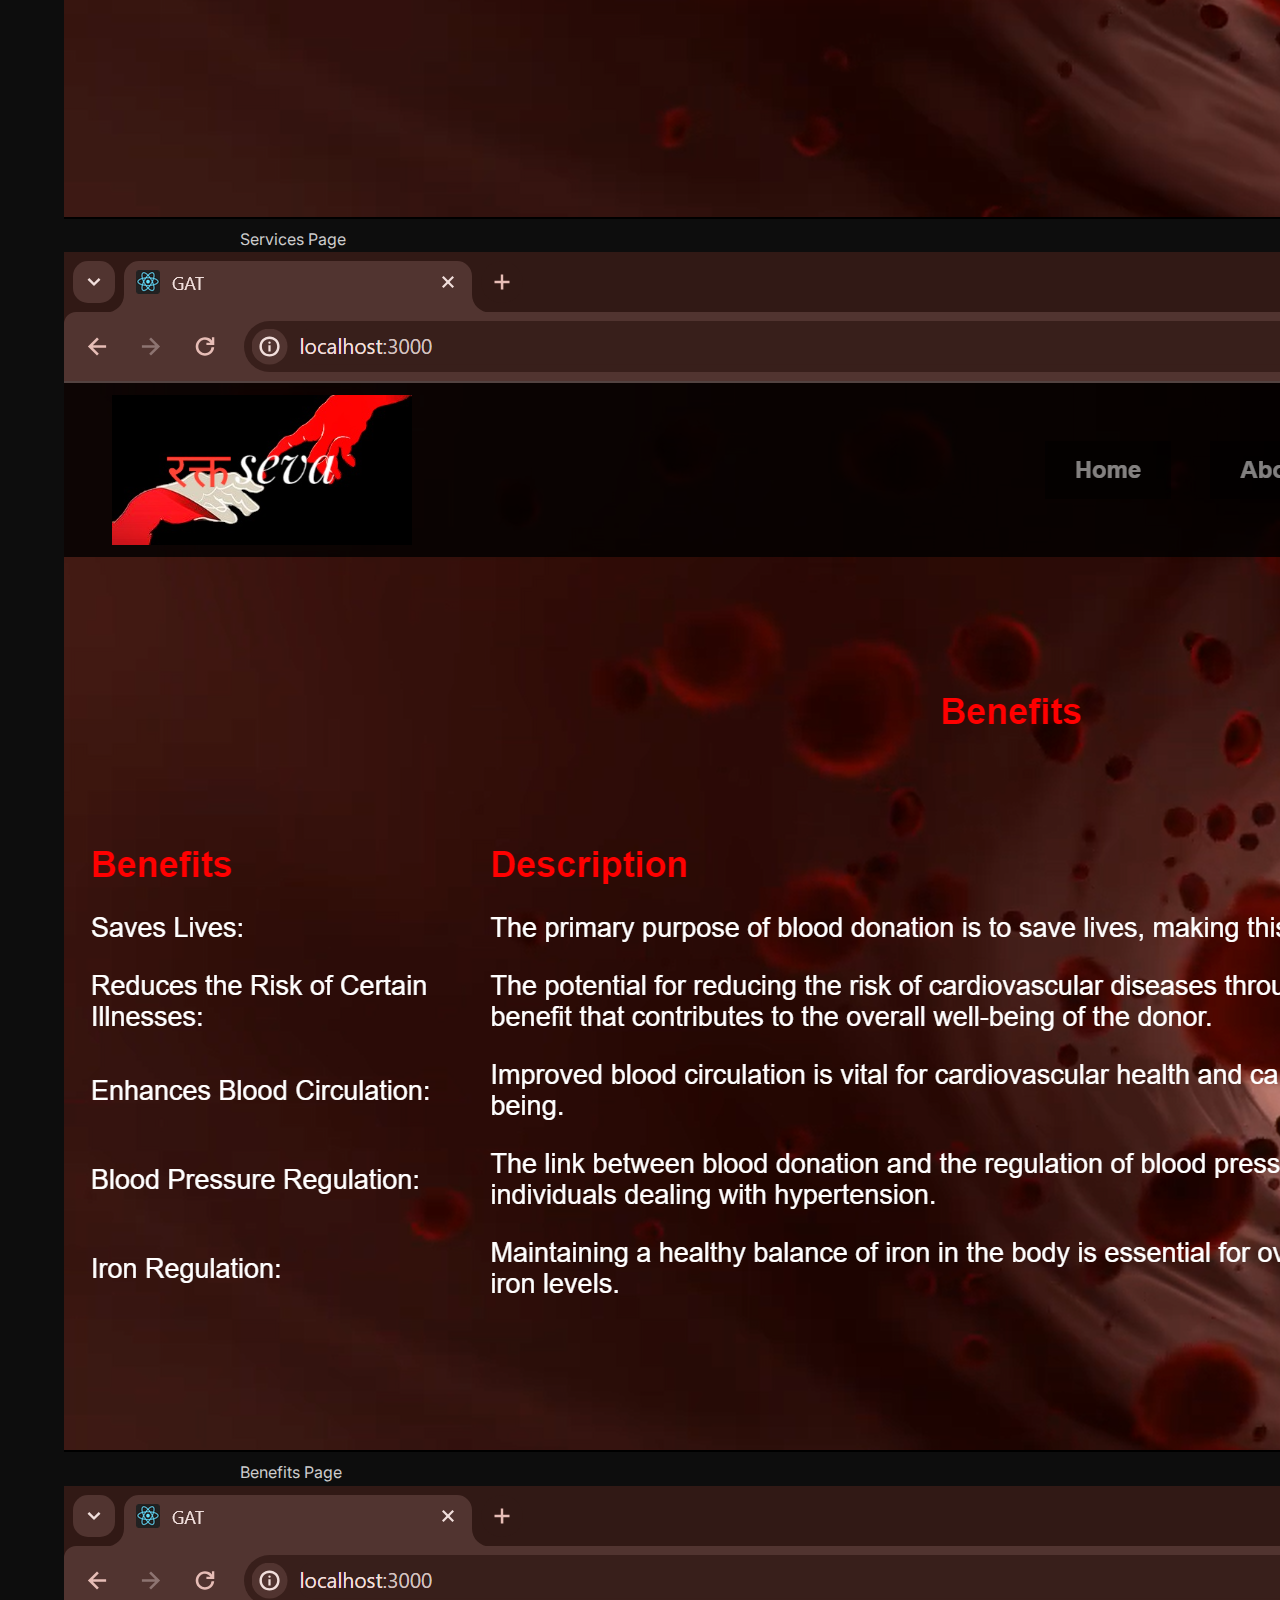
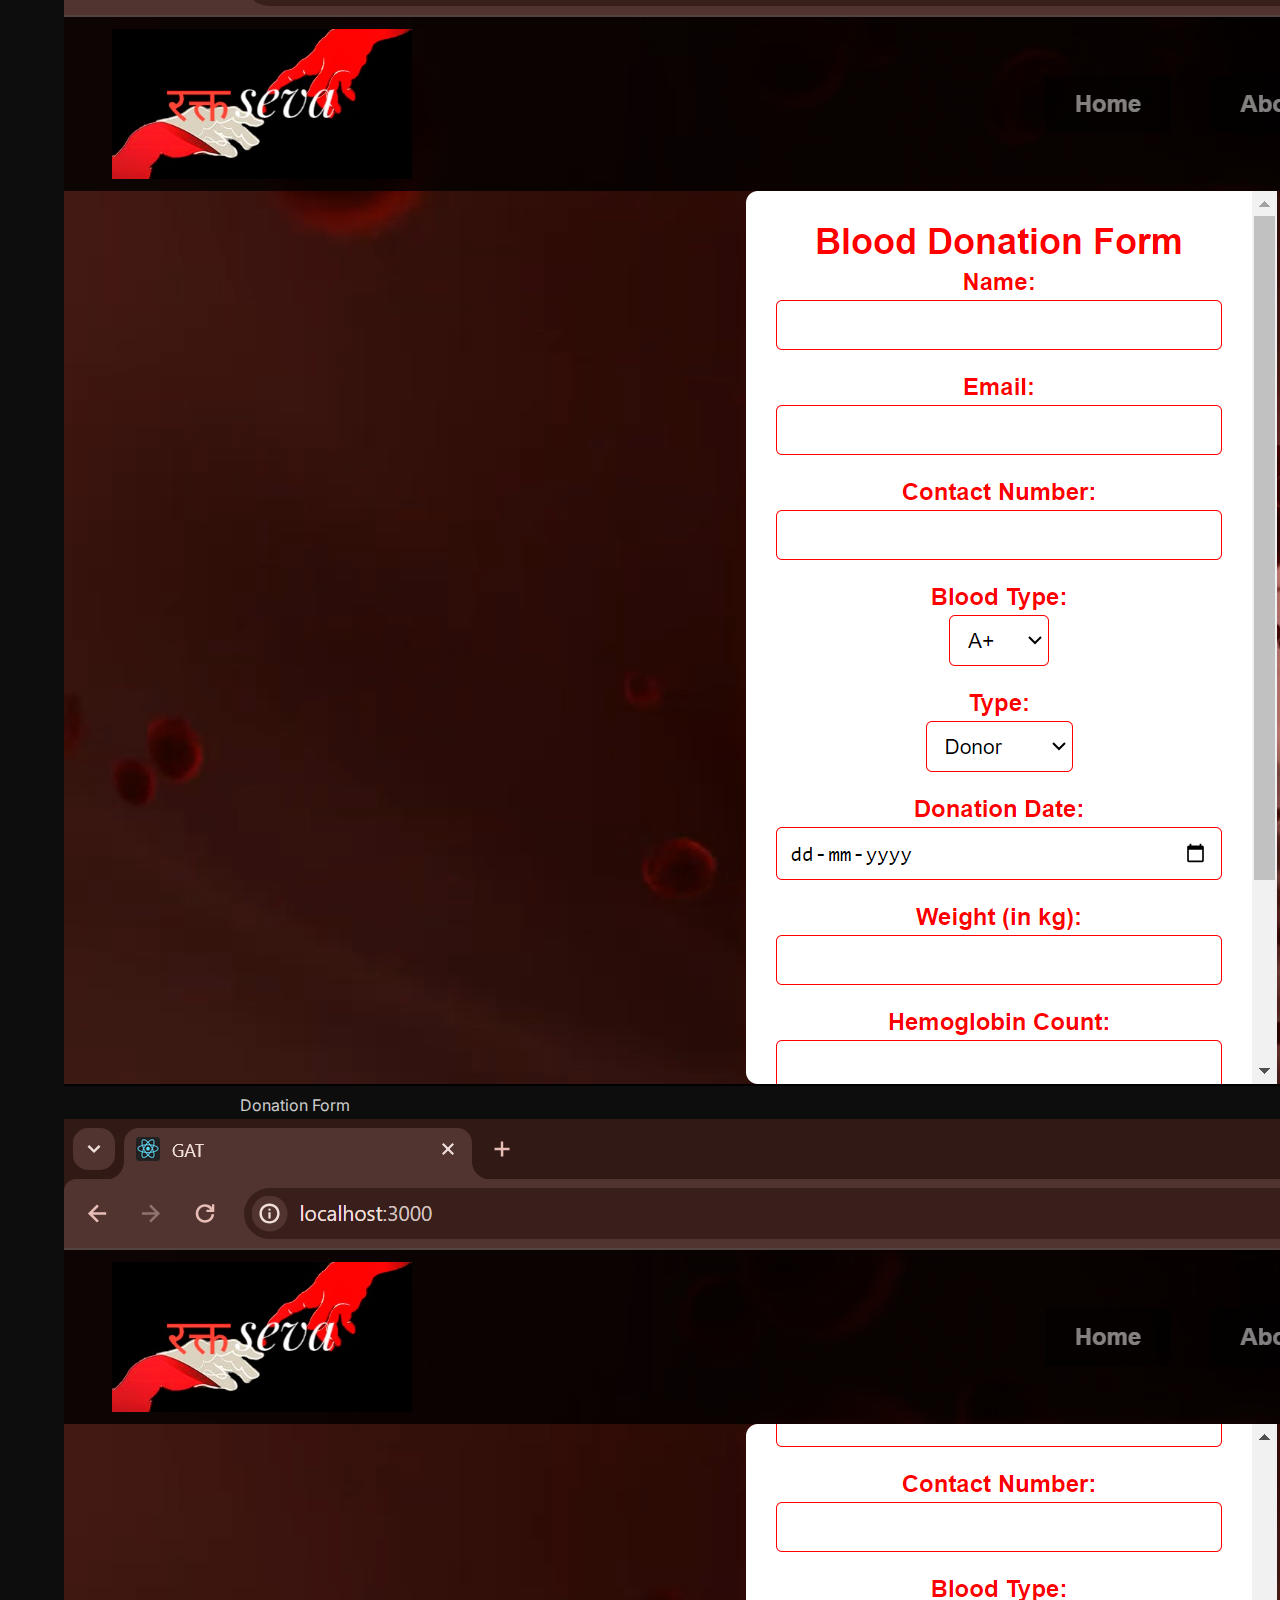
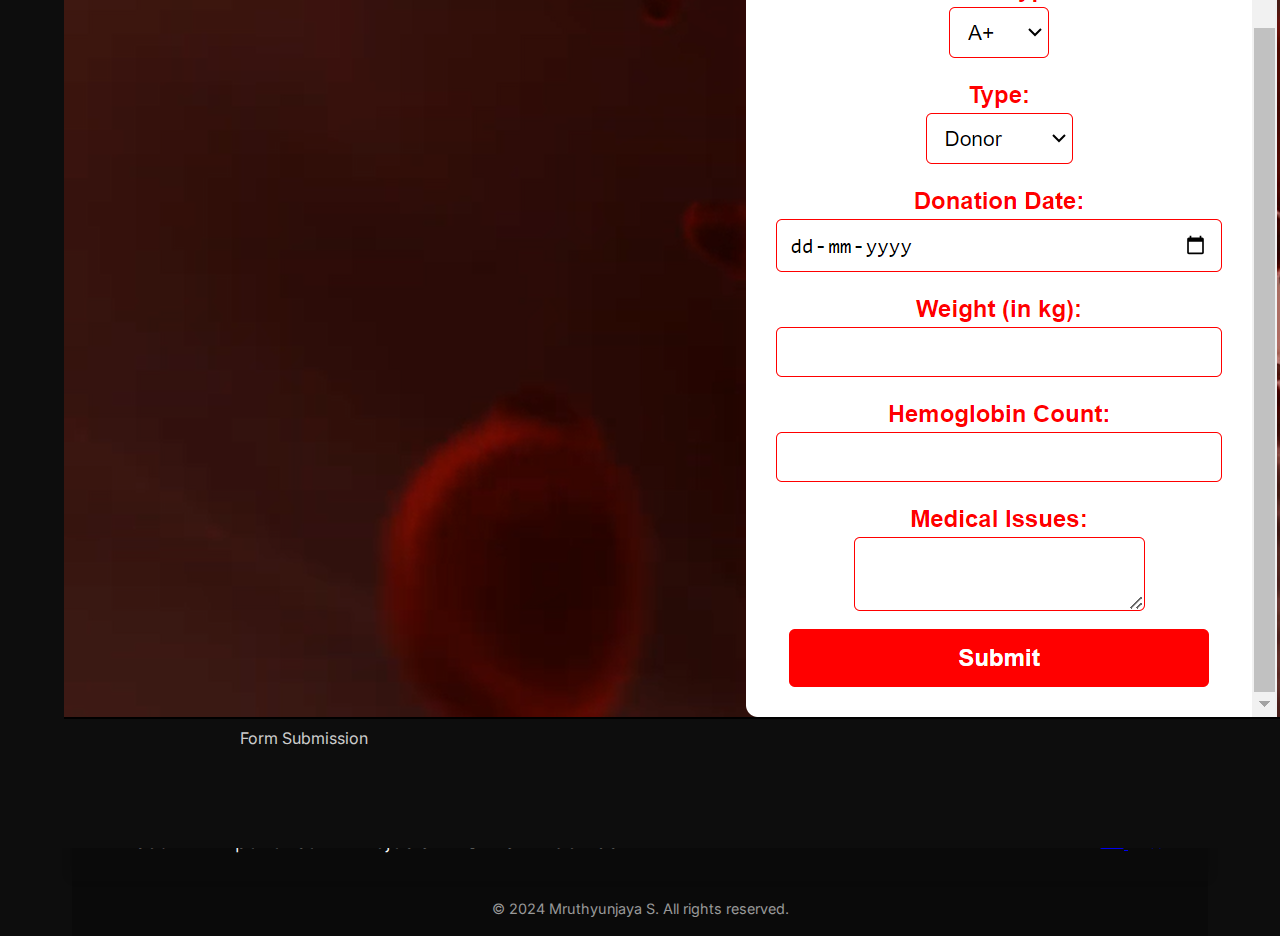
<file: raktaseva.html>
<!DOCTYPE html>
<html lang="en">
<head>
  <meta charset="UTF-8">
  <meta name="viewport" content="width=device-width, initial-scale=1.0">
  <title>Raktaseva - Blood Donation Platform</title>
  <link rel="stylesheet" href="style.css">
  <link rel="preconnect" href="https://fonts.googleapis.com">
  <link rel="preconnect" href="https://fonts.gstatic.com" crossorigin>
  <link href="https://fonts.googleapis.com/css2?family=Inter:wght@300;400;500;600;700;800;900&display=swap" rel="stylesheet">
  <link rel="icon" href="assets/images/logo.png" type="image/png">
</head>
<body>

   <div id="cursor" class="cursor"></div>
    <div id="cursor-follower" class="cursor-follower"></div>

    <!-- Navigation -->
    <nav class="nav" id="nav">
        <div class="nav-container">
            <a href="index.html" class="nav-logo"><img src="assets/images/logo.png" alt="Mruthyunjaya S Logo" class="logo-img"></a>
            <ul class="nav-menu">
                <li><a href="index.html#about" class="nav-link">About</a></li>
                <li><a href="index.html#experience" class="nav-link">Experience</a></li>
                <li><a href="index.html#projects" class="nav-link">Projects</a></li>
                <li><a href="index.html#skills" class="nav-link">Skills</a></li>
                <li><a href="index.html#contact" class="nav-link">Contact</a></li>
            </ul>
            <button class="nav-toggle" id="nav-toggle" aria-label="Toggle navigation">
                <span></span>
                <span></span>
                <span></span>
            </button>
        </div>
    </nav>

    <!-- Hero -->
    <header id="hero" class="hero1">
      <div class="hero-container1">
        <div class="hero-banner1">
          <img src="assets/images/Raktaseva/Raktaseva Banner.png" alt="Rakth Seva Banner">
        </div>
        <div class="hero-content1">
          <h1 class="project-title1">रक्त Seva</h1>
          <h2 class="hero-subtitle1">Uniting donors, saving lives with dedicated blood donation.</h2>
          <p class="hero-description1">
            Rakth Seva is a platform designed to connect blood donors and recipients, raise awareness, 
            and streamline the process of blood donation. With a modern UI, seamless donor registration, 
            and recipient search features, it empowers communities to make life-saving contributions more effectively.
          </p>
        </div>
      </div>
    </header>

    <!-- Features -->
    <section id="features" class="features1">
      <h1 class="section-title1">Features</h1>
      <ul class="features-list1">
        <li>Modern, responsive React UI</li>
        <li>Informative sections: Home, About, Services, Benefits</li>
        <li>Dynamic blood donation form</li>
        <li>Backend API with Flask and MySQL</li>
        <li>Easy donor registration and search</li>
        <li>Awareness and education on blood donation</li>
      </ul>
    </section>

    <!-- Value Proposition -->
    <section id="value" class="value1">
      <h1 class="section-title1">Why Rakth Seva?</h1>
      <p class="value-text1">
        Blood donation is not just a noble cause but a critical necessity for saving lives. 
        Many patients struggle to find donors in time due to a lack of organized platforms. 
        Rakth Seva bridges this gap by connecting donors and recipients in real-time, 
        spreading awareness, and building a stronger, more compassionate society. 
      </p>
    </section>

    <!-- Tech Stack -->
    <section id="tech" class="tech1">
      <h1 class="section-title1">Tech Stack</h1>
      <ul class="tech-list1">
        <li>Frontend: React.js</li>
        <li>Backend: Flask (Python)</li>
        <li>Database: MySQL</li>
      </ul>
    </section>

    <!-- Live Demo -->
    <section id="demo" class="demo1">
      <h1 class="section-title1">Live Demo</h1>
      <div class="demo-gallery1">
        <div>
            <img src="assets/images/Raktaseva/demo 1.png" alt="Home Page">
            <p class="demo-description">Home Page</p>
        </div>
        <div>
            <img src="assets/images/Raktaseva/demo 2.png" alt="About Page">
            <p class="demo-description">About Page</p>
        </div>
        <div>
            <img src="assets/images/Raktaseva/demo 3.png" alt="Services Page">
            <p class="demo-description">Services Page</p>
        </div>
        <div>
            <img src="assets/images/Raktaseva/demo 4.png" alt="Benefits Page">
            <p class="demo-description">Benefits Page</p>
        </div>
        <div>
            <img src="assets/images/Raktaseva/demo 5.png" alt="Donation Form">
            <p class="demo-description">Donation Form</p>
        </div>
        <div>
            <img src="assets/images/Raktaseva/demo 6.png" alt="Form Submission">
            <p class="demo-description">Form Submission</p>
        </div>
    </div>
    </section>
<!-- Footer -->
    <footer class="footer">
        <div class="container">
            <div class="footer-content">
                <div class="footer-nav">
                    <a href="#about">About</a>
                    <a href="#experience">Experience</a>
                    <a href="#projects">Projects</a>
                    <a href="#skills">Skills</a>
                    <a href="#contact">Contact</a>
                </div>
                <div class="footer-social">
                    <a href="https://www.linkedin.com/in/mruthyunjaya-s-259222215" target="_blank" rel="noopener noreferrer" aria-label="LinkedIn">
                        <svg width="24" height="24" viewBox="0 0 24 24" fill="currentColor">
                            <path d="M20.447 20.452h-3.554v-5.569c0-1.328-.027-3.037-1.852-3.037-1.853 0-2.136 1.445-2.136 2.939v5.667H9.351V9h3.414v1.561h.046c.477-.9 1.637-1.85 3.37-1.85 3.601 0 4.267 2.37 4.267 5.455v6.286zM5.337 7.433c-1.144 0-2.063-.926-2.063-2.065 0-1.138.92-2.063 2.063-2.063 1.14 0 2.064.925 2.064 2.063 0 1.139-.925 2.065-2.064 2.065zm1.782 13.019H3.555V9h3.564v11.452zM22.225 0H1.771C.792 0 0 .774 0 1.729v20.542C0 23.227.792 24 1.771 24h20.451C23.2 24 24 23.227 24 22.271V1.729C24 .774 23.2 0 22.222 0h.003z"/>
                        </svg>
                    </a>
                    <a href="https://github.com/smruthyunjaya05" target="_blank" rel="noopener noreferrer" aria-label="GitHub">
                        <svg width="24" height="24" viewBox="0 0 24 24" fill="currentColor">
                            <path d="M12 0c-6.626 0-12 5.373-12 12 0 5.302 3.438 9.8 8.207 11.387.599.111.793-.261.793-.577v-2.234c-3.338.726-4.033-1.416-4.033-1.416-.546-1.387-1.333-1.756-1.333-1.756-1.089-.745.083-.729.083-.729 1.205.084 1.839 1.237 1.839 1.237 1.07 1.834 2.807 1.304 3.492.997.107-.775.418-1.305.762-1.604-2.665-.305-5.467-1.334-5.467-5.931 0-1.311.469-2.381 1.236-3.221-.124-.303-.535-1.524.117-3.176 0 0 1.008-.322 3.301 1.23.957-.266 1.983-.399 3.003-.404 1.02.005 2.047.138 3.006.404 2.291-1.552 3.297-1.23 3.297-1.23.653 1.653.242 2.874.118 3.176.77.84 1.235 1.911 1.235 3.221 0 4.609-2.807 5.624-5.479 5.921.43.372.823 1.102.823 2.222v3.293c0 .319.192.694.801.576 4.765-1.589 8.199-6.086 8.199-11.386 0-6.627-5.373-12-12-12z"/>
                        </svg>
                    </a>
                </div>
            </div>
            <div class="footer-bottom">
                <p>&copy; 2024 Mruthyunjaya S. All rights reserved.</p>
            </div>
        </div>
    </footer>

    <!-- Project Modals -->
    <div id="project-modal" class="modal">
        <div class="modal-content">
            <button class="modal-close" aria-label="Close modal">&times;</button>
            <div class="modal-body">
                <!-- Content will be dynamically inserted -->
            </div>
        </div>
    </div>

    <script src="main.js"></script>
</body>
</html>
</file>
<file: style.css>
/* ===== CSS RESET & BASE STYLES ===== */
@import url('https://fonts.googleapis.com/css2?family=Playfair+Display:ital,wght@0,400..900;1,400..900&display=swap');

* {
    margin: 0;
    padding: 0;
    box-sizing: border-box;
}

html {
    scroll-behavior: smooth;
    font-size: 16px;
}

body {
    font-family: 'Inter', -apple-system, BlinkMacSystemFont, 'Segoe UI', Roboto, sans-serif;
    background-color: #0a0a0a;
    color: #ffffff;
    line-height: 1.6;
    overflow-x: hidden;
    cursor: none;
    width: 100%;
    max-width: 100vw;
    position: relative;
}

/* ===== CUSTOM CURSOR ===== */
.cursor {
    position: fixed;
    width: 45px;
    height: 45px;
    background: #ff4500;
    border-radius: 50%;
    pointer-events: none;
    z-index: 9999;
    mix-blend-mode: difference;
    transition: transform 0.1s ease;
}

.cursor-follower {
    position: fixed;
    width: 50px;
    height: 50px;
    border: 2px solid rgba(255, 69, 0, 0.3);
    border-radius: 50%;
    pointer-events: none;
    z-index: 9998;
    transition: all 0.15s ease;
}

/* ===== LOADER ===== */
.loader {
    position: fixed;
    top: 0;
    left: 0;
    width: 100%;
    height: 100%;
    background: #0a0a0a;
    display: flex;
    align-items: center;
    justify-content: center;
    z-index: 10000;
    transition: opacity 0.8s ease, visibility 0.8s ease;
}

.loader.hidden {
    opacity: 0;
    visibility: hidden;
}

.loader-content {
    text-align: center;
}

.loader-text {
    font-size: 2rem;
    font-weight: 800;
    letter-spacing: 0.2em;
    margin-bottom: 2rem;
    background: linear-gradient(45deg, #ff4500, #ff6b35);
    -webkit-background-clip: text;
    -webkit-text-fill-color: transparent;
    background-clip: text;
    animation: pulse 2s ease-in-out infinite;
    white-space: nowrap; /* Prevent text from wrapping */
}

.loader-progress {
    width: 200px;
    height: 2px;
    background: rgba(255, 69, 0, 0.2);
    border-radius: 1px;
    overflow: hidden;
}

.loader-progress::after {
    content: '';
    display: block;
    width: 100%;
    height: 100%;
    background: linear-gradient(45deg, #ff4500, #ff6b35);
    transform: translateX(-100%);
    animation: loading 2s ease-in-out infinite;
}

@keyframes pulse {
    0%, 100% { opacity: 1; }
    50% { opacity: 0.7; }
}

@keyframes loading {
    0% { transform: translateX(-100%); }
    100% { transform: translateX(100%); }
}

/* ===== NAVIGATION ===== */
.nav {
    position: fixed;
    top: 0;
    left: 0;
    width: 100%;
    background: rgba(10, 10, 10, 0.5); /* Use a semi-transparent dark background */
    backdrop-filter: blur(25px);
    -webkit-backdrop-filter: blur(25px); /* Safari support */
    border-bottom: 1px solid rgba(255, 255, 255, 0.1); /* Subtle border to define the glass edge */
    z-index: 1000;
    transition: all 0.3s ease;
}

.nav.scrolled {
    background: rgba(10, 10, 10, 0.7); /* Slightly more opaque on scroll */
}

.nav-container {
    max-width: 1200px;
    width: 100%;
    margin: 0 auto;
    padding: 1rem 2rem;
    display: flex;
    align-items: center;
    justify-content: space-between;
    position: relative;
    box-sizing: border-box;
}

.nav-logo {
    font-size: 1.5rem;
    font-weight: 800;
    color: #ff4500;
    text-decoration: none;
    transition: transform 0.3s ease;
    display: flex;
    align-items: center;
}

@media (max-width: 480px) {
    .nav-container {
        padding: 1rem;
        width: 100%;
    }

    .nav-logo img {
        width: 40px;
    }

    .nav-menu {
        padding: 2rem 1rem;
        width: 100%;
    }

    body {
        padding: 0;
        margin: 0;
        width: 100%;
        overflow-x: hidden;
    }

    .container {
        width: 100%;
        padding: 0 1rem;
        box-sizing: border-box;
        margin: 0;
    }

    section {
        width: 100%;
        padding-left: 1rem;
        padding-right: 1rem;
        box-sizing: border-box;
    }
}.nav-logo:hover {
    transform: scale(1.1);
}

.logo-img {
    width: 60px;
    height: auto;
    transition: transform 0.3s ease;
}

.nav-logo:hover .logo-img {
    transform: scale(1.2);
}

.nav-menu {
    display: flex;
    list-style: none;
    gap: 2rem;
}

.nav-link {
    color: #ffffff;
    text-decoration: none;
    font-weight: 600; /* Made text bold */
    font-size: 1.3rem; /* Matched font size with footer */
    position: relative;
    transition: color 0.3s;
    font-family: 'Inter', sans-serif; /* Use main font */
}

.nav-link::after {
    content: '';
    position: absolute;
    bottom: -5px;
    left: 0;
    width: 0;
    height: 2px;
    background: #ff4500;
    transition: width 0.3s ease;
}

.nav-link:hover {
    color: #ff4500;
}

.nav-link:hover::after {
    width: 100%;
}

.nav-toggle {
    display: none;
    flex-direction: column;
    background: none;
    border: none;
    cursor: pointer;
    padding: 0.5rem;
    z-index: 1001;
    position: relative;
}

.nav-toggle span {
    width: 25px;
    height: 2px;
    background: #ff4500;
    margin: 3px 0;
    transition: 0.3s;
    transform-origin: center;
}

/* ===== HERO SECTION ===== */
.hero {
    min-height: 100vh;
    display: flex;
    align-items: center;
    justify-content: center;
    position: relative;
    overflow: hidden;
}

.hero-background {
    position: absolute;
    top: 0;
    left: 0;
    width: 100%;
    height: 100%;
    z-index: -1;
}

.gradient-orb {
    position: absolute;
    border-radius: 50%;
    filter: blur(100px);
    opacity: 0.6;
    animation: float 6s ease-in-out infinite;
}

.orb-1 {
    width: 400px;
    height: 400px;
    background: radial-gradient(circle, #ff4500, #ff6b35);
    top: 20%;
    left: 10%;
    animation-delay: 0s;
}

.orb-2 {
    width: 300px;
    height: 300px;
    background: radial-gradient(circle, #ff6b35, #ff8c42);
    bottom: 20%;
    right: 10%;
    animation-delay: 3s;
}

@keyframes float {
    0%, 100% { transform: translateY(0px) rotate(0deg); }
    33% { transform: translateY(-20px) rotate(120deg); }
    66% { transform: translateY(10px) rotate(240deg); }
}

.hero-container {
    max-width: 1200px;
    margin: 0 auto;
    padding: 0 2rem;
    /* text-align: center; REMOVE THIS LINE */ 
    z-index: 1;
}

.hero-title {
    margin-bottom: 2rem;
    text-align: left; /* ADD THIS LINE */
}

.hero-name {
    font-size: clamp(3rem, 8vw, 8rem);
    font-weight: 900;
    letter-spacing: -0.02em;
    background: linear-gradient(135deg, #ffffff, #ff4500, #ffffff);
    -webkit-background-clip: text;
    -webkit-text-fill-color: transparent;
    background-clip: text;
    background-size: 200% 200%;
    /* animation: gradient-shift 4s ease-in-out infinite; REMOVE THIS ANIMATION, IT'S APPLIED BELOW */
    opacity: 0;
    transform: translateY(50px);
    animation: fadeInUp 1s ease 0.5s forwards, gradient-shift 4s ease-in-out infinite 1.5s;
    
    /* NEW: Display as block to ensure new lines, and adjust line-height */
    display: block; 
    line-height: 1.1; /* Reduce line height */
    padding-top: 5rem; /* Adjusted padding from header to 5rem */
}

.hero-name .greeting,
.hero-name .my-name {
    display: block; /* Ensure each part takes its own line */
    text-align: left; /* Left align each line */
}

.hero-name .greeting {
    font-size: inherit; /* Match the size of the parent .hero-name */
    margin-bottom: -1rem; /* Pull "Hello I'm" closer to "Mruthyunjaya S" */
}

@keyframes gradient-shift {
    0%, 100% { background-position: 0% 50%; }
    50% { background-position: 100% 50%; }
}

@keyframes fadeInUp {
    to {
        opacity: 1;
        transform: translateY(0);
    }
}

.hero-tagline {
    font-size: clamp(1.1rem, 2.5vw, 1.5rem);
    color: #cccccc;
    max-width: 600px;
    /* margin: 0 auto 2rem; REMOVE 'auto' */
    margin: 0 0 2rem; /* ADD THIS to left align */
    opacity: 0;
    transform: translateY(30px);
    animation: fadeInUp 1s ease 1s forwards;
    text-align: left; /* ADD THIS LINE */
}

.hero-location {
    display: flex;
    align-items: center;
    /* justify-content: center; REMOVE THIS LINE */
    justify-content: flex-start; /* ADD THIS LINE */
    gap: 0.5rem;
    margin-bottom: 3rem;
    color: #ffffff; /* Brighten text color */
    font-size: 1.2rem; /* Slightly larger text */
    text-shadow: 0px 4px 6px rgba(0, 0, 0, 0.3); /* Add subtle shadow */
    opacity: 0;
    transform: translateY(30px);
    animation: fadeInUp 1s ease 1.2s forwards;
}

.hero-location .location-icon {
    font-size: 2rem; /* Larger icon size */
    color: #ff4500; /* Vibrant color for 3D effect */
    text-shadow: 0px 4px 6px rgba(255, 69, 0, 0.5); /* 3D shadow effect */
}

.hero-buttons {
    display: flex;
    gap: 1rem;
    /* justify-content: center; REMOVE THIS LINE */
    justify-content: flex-start; /* ADD THIS LINE */
    flex-wrap: wrap;
    opacity: 0;
    transform: translateY(30px);
    animation: fadeInUp 1s ease 1.4s forwards;
}

.hero-section {
    display: flex;
    flex-wrap: wrap;
    gap: 2rem;
    margin-bottom: 3rem;
}

.hero-layout {
    display: flex;
    flex-direction: row;
    gap: 2rem;
    align-items: center;
}

.hero-banner img {
    width: 100%;
    max-width: 65%;
    height: auto;
    border-radius: 10px;
}

.hero-content {
    flex: 1;
    text-align: left;
}

.hero-content h1 {
    font-size: 2.5rem;
    font-weight: 800;
    color: #ffffff;
    margin-bottom: 1rem;
}

.hero-content h2 {
    font-size: 1.5rem;
    font-weight: 600;
    color: #ff4500;
    margin-bottom: 1rem;
}

.hero-content p {
    font-size: 1rem;
    color: #999999;
    line-height: 1.6;
}

.features-section, .value-proposition, .tech-stack, .live-demo {
    margin-bottom: 3rem;
}

.features1, .value1, .tech1, .demo1 {
    margin-bottom: 0.5rem;
}

.features-section h2, .value-proposition h2, .tech-stack h2, .live-demo h2 {
    font-size: 2.5rem;
    font-weight: 700;
    color: #ffffff;
    text-align: center;
    margin-bottom: 2rem;
}

.features-section p, .value-proposition p, .tech-stack p, .live-demo p {
    font-size: 5rem;
    line-height: 1.8;
    color: #cccccc;
}

.features1 h1, .value1 h1, .tech1 h1, .demo1 h1 {
    font-size: 3.5rem;
    font-weight: 800;
    color: #ffffff;
    text-align: center;
    margin-bottom: 2rem;
}

.features1 p, .value1 p, .tech1 p, .demo1 p {
    font-size: 1rem;
    line-height: 1.6;
    color: #cccccc;
    max-width: 800px;
    margin: 0 auto;
}

.features-grid, .tech-grid {
    display: grid;
    grid-template-columns: repeat(auto-fit, minmax(200px, 1fr));
    gap: 1rem;
}

.gallery img {
    width: 100%;
    height: auto;
    border-radius: 10px;
    margin-bottom: 1rem;
}

/* ===== BUTTONS ===== */
.btn {
    padding: 1rem 2rem;
    border: none;
    border-radius: 50px;
    font-size: 1rem;
    font-weight: 600;
    cursor: pointer;
    transition: all 0.3s ease;
    text-decoration: none;
    display: inline-block;
    position: relative;
    overflow: hidden;
}

.btn-primary {
    background: linear-gradient(45deg, #ff4500, #ff6b35);
    color: #ffffff;
}

.btn-primary:hover {
    transform: translateY(-2px);
    box-shadow: 0 10px 30px rgba(255, 69, 0, 0.3);
}

.btn-secondary {
    background: transparent;
    color: #ffffff;
    border: 2px solid #ff4500;
}

.btn-secondary:hover {
    background: #ff4500;
    transform: translateY(-2px);
    box-shadow: 0 10px 30px rgba(255, 69, 0, 0.2);
}

/* ===== SECTIONS ===== */
.section {
    padding: 4rem 0; /* Reduced padding to decrease gap between sections */
    position: relative;
}

.container {
    max-width: 1200px;
    width: 100%;
    margin: 0 auto;
    padding: 0 2rem;
    box-sizing: border-box;
    overflow-x: hidden;
}

.section-title {
    font-size: clamp(2.5rem, 5vw, 3.5rem); /* Increased font size */
    font-weight: 800;
    margin-bottom: 2rem;
    text-align: center;
    background: linear-gradient(135deg, #ffffff, #ff4500);
    -webkit-background-clip: text;
    -webkit-text-fill-color: transparent;
    background-clip: text;
}

/* ===== ABOUT SECTION ===== */
.about-content {
    display: grid;
    grid-template-columns: 1fr 2fr;
    gap: 3rem;
    align-items: center;
}

.about-image {
    display: flex;
    justify-content: center;
}

.profile-placeholder {
    width: 400px;
    height: 600px;
    border-radius: 20px;
    background: linear-gradient(45deg, #ff4500, #ff6b35);
    display: flex;
    align-items: center;
    justify-content: center;
    position: relative;
    overflow: hidden;
}

.profile-img {
    width: 100%;
    height: 100%;
    object-fit: cover;
    border-radius: 20px;
    box-shadow: 0 10px 30px rgba(0, 0, 0, 0.3);
    transition: transform 0.3s ease, box-shadow 0.3s ease;
}

.profile-img:hover {
    transform: scale(1.02);
    box-shadow: 0 15px 40px rgba(255, 69, 0, 0.2);
}

.profile-placeholder::before {
    content: '';
    position: absolute;
    top: -50%;
    left: -50%;
    width: 200%;
    height: 200%;
    background: linear-gradient(45deg, transparent, rgba(255, 255, 255, 0.1), transparent);
    transform: rotate(45deg);
    animation: shine 3s ease-in-out infinite;
}

@keyframes shine {
    0% { transform: translateX(-100%) translateY(-100%) rotate(45deg); }
    50% { transform: translateX(100%) translateY(100%) rotate(45deg); }
    100% { transform: translateX(-100%) translateY(-100%) rotate(45deg); }
}

.about-bio {
    font-size: 1.2rem;
    color: #cccccc;
    margin-bottom: 2rem;
    line-height: 1.8;
}

.education h3 {
    color: #ff4500;
    margin-bottom: 1.5rem;
    font-size: 1.5rem;
}

.education-timeline {
    position: relative;
    padding-left: 2rem;
}

.education-timeline::before {
    content: '';
    position: absolute;
    left: 0;
    top: 0;
    bottom: 0;
    width: 2px;
    background: linear-gradient(to bottom, #ff4500, #ff6b35);
}

.timeline-item {
    position: relative;
    margin-bottom: 2rem;
    padding-left: 2rem;
}

.timeline-item::before {
    content: '';
    position: absolute;
    left: -6px;
    top: 0.5rem;
    width: 12px;
    height: 12px;
    background: #ff4500;
    border-radius: 50%;
    border: 3px solid #0a0a0a;
}

.timeline-date {
    color: #ff4500;
    font-weight: 600;
    margin-bottom: 0.5rem;
}

.timeline-content h4 {
    color: #ffffff;
    margin-bottom: 0.25rem;
}

.timeline-content p {
    color: #cccccc;
    margin-bottom: 0.5rem;
}

.grade {
    color: #ff4500;
    font-weight: 600;
}

/* ===== EXPERIENCE SECTION ===== */
.experience-item {
    background: rgba(255, 255, 255, 0.02);
    border: 1px solid rgba(255, 69, 0, 0.1);
    border-radius: 20px;
    padding: 2rem;
    transition: all 0.3s ease;
}

.experience-item:hover {
    transform: translateY(-5px);
    border-color: rgba(255, 69, 0, 0.3);
    box-shadow: 0 20px 40px rgba(255, 69, 0, 0.1);
}

.experience-header {
    margin-bottom: 1.5rem;
}

.experience-header h3 {
    color: #ffffff;
    font-size: 1.5rem;
    margin-bottom: 0.5rem;
}

.experience-company {
    color: #ff4500;
    font-weight: 600;
    margin-right: 1rem;
}

.experience-date {
    color: #999999;
    font-size: 0.9rem;
}

.experience-description ul {
    list-style: none;
    padding-left: 0;
}

.experience-description li {
    color: #cccccc;
    margin-bottom: 0.75rem;
    position: relative;
    padding-left: 1.5rem;
}

.experience-description li::before {
    content: '▶';
    position: absolute;
    left: 0;
    color: #ff4500;
}

/* ===== PROJECTS SECTION ===== */
.projects-grid {
    display: grid;
    grid-template-columns: repeat(auto-fit, minmax(300px, 1fr));
    gap: 2rem;
}

.project-card {
    background: rgba(255, 255, 255, 0.02);
    border: 1px solid rgba(255, 69, 0, 0.1);
    border-radius: 20px;
    overflow: hidden;
    transition: all 0.3s ease;
    cursor: pointer;
}

.project-card:hover {
    transform: translateY(-10px) scale(1.02);
    border-color: rgba(255, 69, 0, 0.3);
    box-shadow: 0 25px 50px rgba(255, 69, 0, 0.15);
}

.project-image {
    height: 200px;
    background: linear-gradient(135deg, #1a1a1a, #2a2a2a);
    display: flex;
    align-items: center;
    justify-content: center;
    position: relative;
    overflow: hidden;
}

.project-placeholder {
    font-size: 4rem;
    opacity: 0.7;
    transition: all 0.3s ease;
}

.project-card:hover .project-placeholder {
    transform: scale(1.2);
    opacity: 1;
}

.project-content {
    padding: 1.5rem;
}

.project-content h3 {
    color: #ffffff;
    font-size: 1.3rem;
    margin-bottom: 0.5rem;
}

.project-content p {
    color: #cccccc;
    margin-bottom: 1rem;
}

.project-tech {
    display: flex;
    flex-wrap: wrap;
    gap: 0.5rem;
}

.project-tech span {
    background: rgba(255, 69, 0, 0.1);
    color: #ff4500;
    padding: 0.25rem 0.75rem;
    border-radius: 15px;
    font-size: 0.8rem;
    font-weight: 500;
}

.project-banner {
    width: 100%; /* Ensure the image fits the container width */
    height: auto; /* Maintain aspect ratio */
    object-fit: cover; /* Properly fit the image within the container */
    border-radius: 10px; /* Add rounded corners for consistency */
}

/* ===== SKILLS SECTION ===== */
.skills-content {
    display: grid;
    grid-template-columns: repeat(auto-fit, minmax(300px, 1fr));
    gap: 3rem;
}

.skills-category h3 {
    color: #ff4500;
    font-size: 1.5rem;
    margin-bottom: 1.5rem;
}

.skills-list {
    display: flex;
    flex-wrap: wrap;
    gap: 1rem;
}

.skill-tag {
    background: rgba(255, 255, 255, 0.05);
    border: 1px solid rgba(255, 69, 0, 0.2);
    color: #ffffff;
    padding: 0.75rem 1.5rem;
    border-radius: 25px;
    font-weight: 500;
    transition: all 0.3s ease;
}

.skill-tag:hover {
    background: rgba(255, 69, 0, 0.1);
    border-color: #ff4500;
    transform: translateY(-2px);
}

/* ===== ACHIEVEMENTS SECTION ===== */
.achievements-grid {
    display: grid;
    grid-template-columns: repeat(auto-fit, minmax(250px, 1fr));
    gap: 2rem;
}

.achievement-item {
    display: flex;
    flex-direction: column;
    align-items: center;
    text-align: center;
    padding: 1rem;
    border: none; /* Removed outline */
    box-shadow: none; /* Removed shadow */
    border-radius: 10px; /* Match the container style */
    background: #0a0a0a; /* Match the dark background */
    padding: 1rem; /* Ensure consistent spacing */
    box-shadow: 0px 4px 6px rgba(0, 0, 0, 0.3); /* Subtle shadow for depth */
}

.achievement-item {
    background: rgba(255, 255, 255, 0.02); /* Match Certifications background */
    border: 1px solid rgba(255, 69, 0, 0.1); /* Match Certifications border */
    border-radius: 20px; /* Rounded corners */
    padding: 2rem; /* Consistent spacing */
    transition: all 0.3s ease; /* Smooth hover effect */
}

.achievement-item:hover {
    border-color: rgba(255, 69, 0, 0.3); /* Highlight border on hover */
    transform: translateY(-10px) scale(1.02); /* Match Projects hover effect */
    box-shadow: 0 25px 50px rgba(255, 69, 0, 0.15); /* Add glow effect */
}

.achievement-image img {
    width: 100px; /* Larger size for better visibility */
    height: 100px;
    margin-bottom: 0.5rem; /* Space between image and text */
}

.achievement-item h3 {
    font-size: 1.7rem; /* Increased font size to match contact section */
    color: #ffffff; /* Changed to white to match contact section heading */
    margin-bottom: 0.25rem;
}

.achievement-item p {
    font-size: 0.9rem; /* Adjusted font size to match contact section */
    color: #ff4500; /* Changed to orange to match contact section link */
}

/* ===== CERTIFICATIONS SECTION ===== */
.certifications-content {
    display: grid;
    grid-template-columns: repeat(auto-fit, minmax(300px, 1fr));
    gap: 3rem;
}

.cert-category {
    background: rgba(255, 255, 255, 0.02);
    border: 1px solid rgba(255, 69, 0, 0.1);
    border-radius: 20px;
    padding: 2rem;
    transition: all 0.3s ease;
}

.cert-category:hover {
    border-color: rgba(255, 69, 0, 0.3);
    transform: translateY(-5px);
}

.cert-category h3 {
    color: #ff4500;
    margin-bottom: 1.5rem;
    font-size: 1.3rem;
}

.cert-category ul {
    list-style: none;
}

.cert-category li {
    color: #cccccc;
    padding: 0.5rem 0;
    border-bottom: 1px solid rgba(255, 255, 255, 0.05);
    position: relative;
    padding-left: 1.5rem;
}

.cert-category li:last-child {
    border-bottom: none;
}

.cert-category li::before {
    content: '✓';
    position: absolute;
    left: 0;
    color: #ff4500;
    font-weight: bold;
}

/* ===== CONTACT SECTION ===== */
.contact-content {
    max-width: 800px;
    margin: 0 auto;
}

.contact-info {
    display: grid;
    grid-template-columns: repeat(auto-fit, minmax(250px, 1fr));
    gap: 2rem;
}

.contact-item {
    display: flex;
    align-items: center; /* Vertically center content */
    gap: 1.5rem;
    padding: 2rem;
    background: rgba(255, 255, 255, 0.02);
    border: 1px solid rgba(255, 69, 0, 0.1);
    border-radius: 20px; /* Matched achievement item */
    transition: all 0.3s ease;
    min-height: 150px; /* Ensure consistent height for all items */
}

.contact-item:hover {
    border-color: rgba(255, 69, 0, 0.3);
    transform: translateY(-10px) scale(1.02);
    box-shadow: 0 25px 50px rgba(255, 69, 0, 0.15); /* Added glow effect */
}
.contact-icon {
    font-size: 1.5rem;
    min-width: 40px;
}

.contact-img-icon {
    width: 100px; /* Matched achievement icon size */
    height: 100px; /* Matched achievement icon size */
    display: block;
    margin: 0 auto; /* Center the icon within the container */
}

.contact-details h3 {
    color: #ffffff;
    margin-bottom: 0.25rem;
    font-size: 2rem; /* Increased font size */
}

.contact-details a {
    color: #ff4500;
    text-decoration: none;
    transition: color 0.3s ease;
    font-size: 0.85rem; /* Increased font size */
    word-break: break-all; /* Prevent long links from overflowing */
}

.contact-details a:hover {
    color: #ff6b35;
}

/* ===== FOOTER ===== */
.footer {
  margin-top: 2rem;
  font-family: 'Playfair Display', serif;
  text-align: center;
}

.footer-container {
  overflow: hidden;
  border-radius: 20px;
}

/* Gradient Section */
.footer-gradient {
  background: linear-gradient(90deg, #000000 1%, #ff4500, #ff6a00, #ffa500);
  padding: 9rem 4rem 9rem; /* Increased height */
  position: relative;
  border-radius: 20px; /* Added curved edges */
  margin: 0 1rem; /* Added side margins */
}

.footer-tagline {
  font-size: 4rem;
  font-weight: 600;
  font-style: italic; /* Made text italic */
  color: #0a0a0a; /* Black font color */
  position: absolute;
  bottom: 6rem; /* Moved text down */
  left: 50%;
  transform: translateX(-50%);
  width: 100%;
}

/* Footer Content */
.footer-content {
  display: flex;
  justify-content: space-between;
  align-items: center;
  margin-top: -3rem;
  background: #0a0a0a; /* Changed to dark background */
  padding: 1.5rem 2rem; /* Adjusted padding */
  box-shadow: 0 -4px 10px rgba(0,0,0,0.2);
  position: relative;
  z-index: 1;
}

.footer-nav {
}

.footer-nav a {
  margin: 0 1rem;
  color: #ffffff; /* Matched color with contact links */
  text-decoration: none;
  font-weight: 300; /* Made text bold */
  font-size: 1.3rem; /* Matched font size with contact headings */
  transition: color 0.3s;
  font-family: 'Inter', sans-serif; /* Use main font */
}

.footer-nav a:hover {
  color: #ff6b35; /* Brighter orange on hover */
}

.footer-social a {
  margin: 0 0.5rem;
  transition: color 0.3s;
}

.footer-social a:hover {
  opacity: 0.8;
}

.footer-social-icon {
  width: 55px; /* Increased icon size */
  height: 55px;
  transition: transform 0.3s ease;
}
.footer-social-icon:hover {
  transform: scale(1.1);
}

.footer-bottom {
  background: #0a0a0a;
  padding: 1rem 2rem;
  margin: 0; /* Removed side margins */
  font-size: 0.9rem;
  color: #999999; /* Lighter grey for readability */
  font-family: 'Inter', sans-serif; /* Use main font */
  text-align: center;
}

.footer-bottom p {
  font-size: 0.9rem;
}

.footer-bottom strong {
  color: #333;
}

.footer-bottom a {
  color: orange;
  text-decoration: none;
}

.footer-bottom a:hover {
  text-decoration: underline;
}

/* ===== MODAL ===== */
.modal {
    display: none;
    position: fixed;
    top: 0;
    left: 0;
    width: 100%;
    height: 100%;
    background: rgba(0, 0, 0, 0.9);
    z-index: 2000;
    backdrop-filter: blur(10px);
}

.modal.active {
    display: flex;
    align-items: center;
    justify-content: center;
    animation: fadeIn 0.3s ease;
}

.modal-content {
    background: #1a1a1a;
    border: 1px solid rgba(255, 69, 0, 0.2);
    border-radius: 20px;
    max-width: 600px;
    width: 90%;
    max-height: 80vh;
    overflow-y: auto;
    position: relative;
    animation: slideUp 0.3s ease;
}

.modal-close {
    position: absolute;
    top: 1rem;
    right: 1rem;
    background: none;
    border: none;
    color: #ffffff;
    font-size: 2rem;
    cursor: pointer;
    z-index: 1;
    transition: color 0.3s ease;
}

.modal-close:hover {
    color: #ff4500;
}

.modal-body {
    padding: 3rem 2rem 2rem;
}

@keyframes fadeIn {
    from { opacity: 0; }
    to { opacity: 1; }
}

@keyframes slideUp {
    from {
        opacity: 0;
        transform: translateY(50px);
    }
    to {
        opacity: 1;
        transform: translateY(0);
    }
}

/* ===== RESPONSIVE DESIGN ===== */
@media (max-width: 768px) {
    .nav-menu {
        position: fixed;
        top: 0; /* Start at the top */
        left: 0;
        width: 100%;
        height: 100vh; /* Full screen height */
        background: rgba(10, 10, 10, 0.5); /* Darker semi-transparent background for better text contrast */
        backdrop-filter: blur(25px);
        -webkit-backdrop-filter: blur(25px);
        flex-direction: column;
        justify-content: center; /* Center links vertically */
        gap: 2rem; /* Increase space between links */
        transition: opacity 0.3s ease, visibility 0.3s ease;
        z-index: 999; /* Keep it below the main nav bar */
        text-align: center;
        opacity: 0; /* Start hidden */
        visibility: hidden; /* Start hidden */
    }

    .nav-menu.active {
        opacity: 1;
        visibility: visible;
    }

    .nav-toggle {
        display: flex;
    }

    .nav-toggle.active span:nth-child(1) {
        transform: translateY(9px) rotate(45deg);
    }

    .nav-toggle.active span:nth-child(2) {
        opacity: 0;
    }

    .nav-toggle.active span:nth-child(3) {
        transform: translateY(-9px) rotate(-45deg);
    }

    .hero-buttons {
        flex-direction: column;
        align-items: center;
    }

    .about-content {
        grid-template-columns: 1fr;
        text-align: center;
        gap: 2rem;
    }
    
    .profile-placeholder {
        width: 100%;
        max-width: 350px;
        height: auto;
        aspect-ratio: 2/3;
        margin: 0 auto 2rem;
    }

    .footer-content {
        flex-direction: column;
        gap: 2rem;
        padding: 2rem;
        text-align: center;
    }

    .footer-nav {
        flex-wrap: wrap;
        justify-content: center;
    }

    .section {
        padding: 4rem 0;
    }

    .container {
        padding: 0 1rem;
    }

    .cursor,
    .cursor-follower {
        display: none;
    }

    body {
        cursor: auto;
    }

    .hero-name {
        font-size: clamp(3rem, 7vw, 7rem); /* Reduced font size slightly to prevent text cutting */
        line-height: 1.5; /* Maintain increased line spacing */
        padding-top: 4rem; /* Keep padding from header */
        white-space: nowrap; /* Prevent text wrapping */
    }

    .hero-name .greeting {
        font-size: inherit; /* Ensure greeting scales proportionally */
    }

    .hero-name {
        line-height: 1.5; /* Increased line spacing for better readability on mobile */
    }
}
@media (max-width: 768px) {
    .footer-gradient {
        padding: 6rem 1rem 7rem; /* Adjust padding for mobile */
    }

    .footer-tagline {
        font-size: 2.5rem; /* Reduce font size for mobile */
        bottom: 4rem; /* Adjust position */
    }

    .footer-nav a {
        margin: 0.5rem; /* Adjust nav link margin */
    }
}


@media (max-width: 480px) {
    .nav-container {
        padding: 1rem;
    }

    .hero-container {
        padding: 0 1rem;
        margin-top: 2rem;
    }

    .hero-name {
        font-size: 2.5rem;
        white-space: nowrap; /* Prevent name from wrapping */
        text-align: left;
        line-height: 1.3; /* Increase line height for better spacing */
        padding-top: 5rem;
    }

    .hero-tagline {
        font-size: 1rem;
        margin-top: 1rem;
        white-space: normal; /* Ensure tagline can wrap */
        text-align: left;
    }

    .hero-buttons {
        justify-content: flex-start;
        width: 100%;
    }

    .section-title {
        font-size: 2rem;
    }

    .projects-grid,
    .achievements-grid,
    .skills-content,
    .certifications-content {
        grid-template-columns: 1fr;
    }

    .contact-info {
        grid-template-columns: 1fr;
    }

    .modal-content {
        width: 95%;
        margin: 1rem;
    }

    .modal-body {
        padding: 2rem 1rem;
    }
}

/* ===== SCROLL ANIMATIONS ===== */
.fade-in {
    opacity: 0;
    transform: translateY(30px);
    transition: all 0.8s ease;
}

.fade-in.visible {
    opacity: 1;
    transform: translateY(0);
}

.slide-in-left {
    opacity: 0;
    transform: translateX(-50px);
    transition: all 0.8s ease;
}

.slide-in-left.visible {
    opacity: 1;
    transform: translateX(0);
}

.slide-in-right {
    opacity: 0;
    transform: translateX(50px);
    transition: all 0.8s ease;
}

.slide-in-right.visible {
    opacity: 1;
    transform: translateX(0);
}

/* ===== ACCESSIBILITY ===== */
@media (prefers-reduced-motion: reduce) {
    * {
        animation-duration: 0.01ms !important;
        animation-iteration-count: 1 !important;
        transition-duration: 0.01ms !important;
    }

    .cursor,
    .cursor-follower {
        display: none;
    }

    body {
        cursor: auto;
    }
}

:focus-visible {
    outline: 2px solid #ff4500;
    outline-offset: 2px;
}

/* ===== UTILITY CLASSES ===== */
.text-center {
    text-align: center;
}

.mb-1 { margin-bottom: 0.5rem; }
.mb-2 { margin-bottom: 1rem; }
.mb-3 { margin-bottom: 1.5rem; }
.mb-4 { margin-bottom: 2rem; }

.mt-1 { margin-top: 0.5rem; }
.mt-2 { margin-top: 1rem; }
.mt-3 { margin-top: 1.5rem; }
.mt-4 { margin-top: 2rem; }

/* Global Reset */
* {
  margin: 0;
  padding: 0;
  box-sizing: border-box;
}

body {
  font-family: 'Inter', sans-serif;
  line-height: 1.6;
  background: #0d0d0d;
  color: #f5f5f5;
}

/* Navbar */
.navbar1 {
  position: sticky;
  top: 0;
  background: #0d0d0d;
  padding: 1rem 2rem;
  border-bottom: 1px solid #1a1a1a;
  z-index: 1000;
}

.navbar-container1 {
  display: flex;
  justify-content: space-between;
  align-items: center;
}

.navbar-logo-img1 {
  height: 40px;
}

.navbar-menu1 {
  display: flex;
  gap: 1.5rem;
  list-style: none;
}

.navbar-link1 {
  text-decoration: none;
  font-weight: 500;
  color: #ccc;
  transition: color 0.3s;
}

.navbar-link1:hover {
  color: #ff7f50;
}

/* Hero */
.villain1 {
  padding: 7.5rem 0 2rem;  /* Increased top padding to account for navbar */
  background-color: #0a0a0a;
}

.villain-container1 {
  max-width: 1400px;
  margin: 0 auto;
  padding: 0 2rem;
  display: flex;
  flex-direction: row;
  align-items: center;
  gap: 4rem;
  background-color: #0a0a0a;
}

.villain-banner1 {
  width: 55%;
  flex-shrink: 0;
  border-radius: 24px;
  overflow: hidden;
  box-shadow: 0 8px 24px rgba(0, 0, 0, 0.3);
}

.villain-banner1 img {
  width: 100%;
  height: 500px; /* Fixed height for the image */
  object-fit: cover; /* This ensures the image covers the area without distortion */
  border-radius: 16px;
  display: block;
}

.villain-content1 {
  flex: 1;
  text-align: left;
  width: 55%;
  padding-right: 2rem;
}

.project-title1 {
  font-size: clamp(2.5rem, 4.5vw, 4rem); /* Reduced from 3.5rem, 6vw, 5rem */
  font-weight: 800;
  text-align: left;
  margin-bottom: 1.5rem;
  background: linear-gradient(135deg, #ffffff, #ff4500);
  -webkit-background-clip: text;
  -webkit-text-fill-color: transparent;
  background-clip: text;
  line-height: 1.1;
}

.villain-subtitle1 {
  font-size: 1.75rem;
  font-weight: 600;
  margin-bottom: 2rem;
  color: #ffffff;
  line-height: 1.4;
  opacity: 0.95;
}

.villain-description1 {
  font-size: 1.25rem;
  color: #ffffff;
  line-height: 1.8;
  margin-bottom: 2rem;
  opacity: 0.8;
  max-width: 90%;
}

/* Responsive styles for villain section */
@media (max-width: 1024px) {
  .villain-container1 {
    gap: 2rem;
  }
}

@media (max-width: 768px) {
  .villain-container1 {
    flex-direction: column;
    gap: 2rem;
    padding: 0 1rem;
  }

  .villain-banner1 {
    width: 100%;
    max-width: 667px; /* Match the 4:3 aspect ratio width */
    margin: 0 auto;
  }

  .villain-banner1 img {
    height: auto; /* Allow height to be determined by aspect ratio */
    max-height: 500px; /* Maximum height same as desktop */
    width: 100%;
    object-fit: contain; /* Show full image without cropping */
  }

  .villain-content1 {
    width: 100%;
    text-align: center;
    padding-right: 0;
  }

  .project-title1 {
    text-align: center;
  }

  .villain-subtitle1, .villain-description1 {
    text-align: center;
    margin-left: auto;
    margin-right: auto;
  }

  .villain-description1 {
    max-width: 95%;
    margin: 0 auto 2rem;
  }
}

.hero-subtitle1 {
  font-size: 1.5rem;
  font-weight: 600;
  margin-bottom: 1rem;
  color: #eee;
}

.hero-description1 {
  font-size: 1rem;
  color: #ccc;
  max-width: 700px;
  margin: auto;
}

/* Section Titles */
.section-title1 {
  font-size: clamp(2.5rem, 5vw, 3.5rem); /* Increased font size for consistency */
  font-weight: 800;
  margin-bottom: 2rem;
  text-align: center;
  background: linear-gradient(135deg, #ffffff, #ff4500);
  -webkit-background-clip: text;
  -webkit-text-fill-color: transparent;
  background-clip: text;
}

/* Features */
.features1 {
  padding: 4rem 2rem;
}

.features-list1 {
  list-style: none;
  display: flex;
  flex-wrap: wrap;
  justify-content: center;
  gap: 1rem;
  max-width: 800px;
  margin: auto;
}

.features-list1 li {
  background: #1a1a1a;
  padding: 0.8rem 1.5rem;
  border-radius: 999px;
  border: 1px solid #2a2a2a;
  color: #f5f5f5;
  font-size: 1rem;
  transition: all 0.3s;
}

.features-list1 li:hover {
  border-color: #ff4500;
  box-shadow: 0 0 10px rgba(255, 69, 0, 0.6);
}

/* Value Proposition */
.value1 {
  padding: 4rem 2rem;
}

.value-text1 {
  max-width: 800px;
  margin: auto;
  font-size: 1.2rem;
  color: #ccc;
  text-align: center;
}

/* Tech Stack */
.tech1 {
  padding: 4rem 2rem;
}

.tech-list1 {
  list-style: none;
  display: flex;
  flex-wrap: wrap;
  justify-content: center;
  gap: 1rem;
  max-width: 600px;
  margin: auto;
}

.tech-list1 li {
  background: #1a1a1a;
  padding: 0.8rem 1.5rem;
  border-radius: 999px;
  border: 1px solid #2a2a2a;
  font-size: 1rem;
  color: #f5f5f5;
  transition: all 0.3s;
}

.tech-list1 li:hover {
  border-color: #ff7f50;
  box-shadow: 0 0 10px rgba(255, 127, 80, 0.6);
}

/* Demo */
.demo1 {
  padding: 4rem 2rem;
}

.demo-gallery1 {
    margin-top: 3rem;
    padding: 0 2rem;
}

.gallery-row {
    display: flex;
    flex-wrap: wrap;
    gap: 2rem;
    justify-content: center;
    margin: 0 auto;
    max-width: 1200px;
}

.gallery-item {
    min-width: 300px;
    background: rgba(255, 255, 255, 0.05); 
    border-radius: 8px;
    overflow: hidden;
    transition: transform 0.3s ease;
    box-shadow: 0 4px 6px rgba(0, 0, 0, 0.1);
    display: flex;
    flex-direction: column;
    justify-content: flex-start;
}

.gallery-item.two-col {
    flex: 0 1 calc(50% - 2rem); /* Two items per row */
    max-width: 600px; /* Increased container width */
}

.gallery-item.three-col {
    flex: 0 1 calc(33.333% - 2rem); /* Three items per row */
    max-width: 450px; /* Increased container width */
}

.gallery-item:hover {
    transform: translateY(-5px);
}

.gallery-item img {
    width: 100%; /* Ensure image takes full width of the item */
    height: auto; /* Let aspect-ratio control the height */
    border-radius: 8px 8px 0 0;
    background-color: rgba(0, 0, 0, 0.2);
    display: block;
}

.gallery-item.two-col img {
    aspect-ratio: 16 / 9;
    object-fit: cover; /* Fill the 16:9 container */
}

.gallery-item.three-col img {
    aspect-ratio: 9 / 16;
    object-fit: cover; /* Fill the 9:16 container */
}

.gallery-item .demo-description {
    padding: 1rem;
    margin: 0;
    font-size: 1.5rem; /* Increased font size */
    font-weight: bold;
    text-align: center;
    color: transparent;
    background: linear-gradient(90deg, #ff4500, #ffffff);
    -webkit-background-clip: text;
    background-clip: text;
    margin-top: 0.5rem;
}

@media (max-width: 768px) {
    .demo-gallery1 {
        padding: 0 1rem;
    }
    .gallery-row {
        gap: 1rem;
        justify-content: center;
        display: grid;
        grid-template-columns: 1fr; /* One per row */
    }
    .gallery-item, .gallery-item.two-col, .gallery-item.three-col {
        flex: unset;
        width: 100%;
        margin-bottom: 1.5rem;
        min-width: unset;
        /* min-height: 400px; */ /* Removed fixed min-height to allow natural content flow */
        height: auto;      /* Allow height to adjust based on content */
        flex-direction: column;
        justify-content: flex-start; /* Align content to the top */
        align-items: stretch; /* Allow items to fill the width */
    }
    .gallery-item img {
        height: 320px; /* Increased image height */
        width: 100%; /* Take full width of the container */
        height: auto; /* Let height adjust automatically */
        object-fit: contain;
        background-color: rgba(0, 0, 0, 0.2);
        display: block;
        margin: 0 auto;
        aspect-ratio: unset; /* Remove any forced aspect ratio */
    }
}

@media (min-width: 769px) and (max-width: 1024px) {
    .gallery-item.three-col {
        flex: 0 1 calc(50% - 2rem); /* Ensure 2 columns on tablets */
    }
}

@media (min-width: 769px) {
    .gallery-item.two-col img {
        aspect-ratio: 16 / 9;
        object-fit: cover; /* Fill the 16:9 container on desktop */
    }
    .gallery-item.three-col img {
        aspect-ratio: 9 / 16;
        object-fit: cover; /* Fill the 9:16 container on desktop */
    }
}

/* Footer */
.footer1 {
  padding: 2rem;
  background: #0d0d0d;
  color: #999;
  text-align: center;
  font-size: 0.9rem;
  border-top: 1px solid #1a1a1a;
}

.hero1 {
  padding: 8rem 2rem; /* ⬅️ added top padding */
  margin-top: 0rem; /* Reduced bottom margin */
}
</file>
